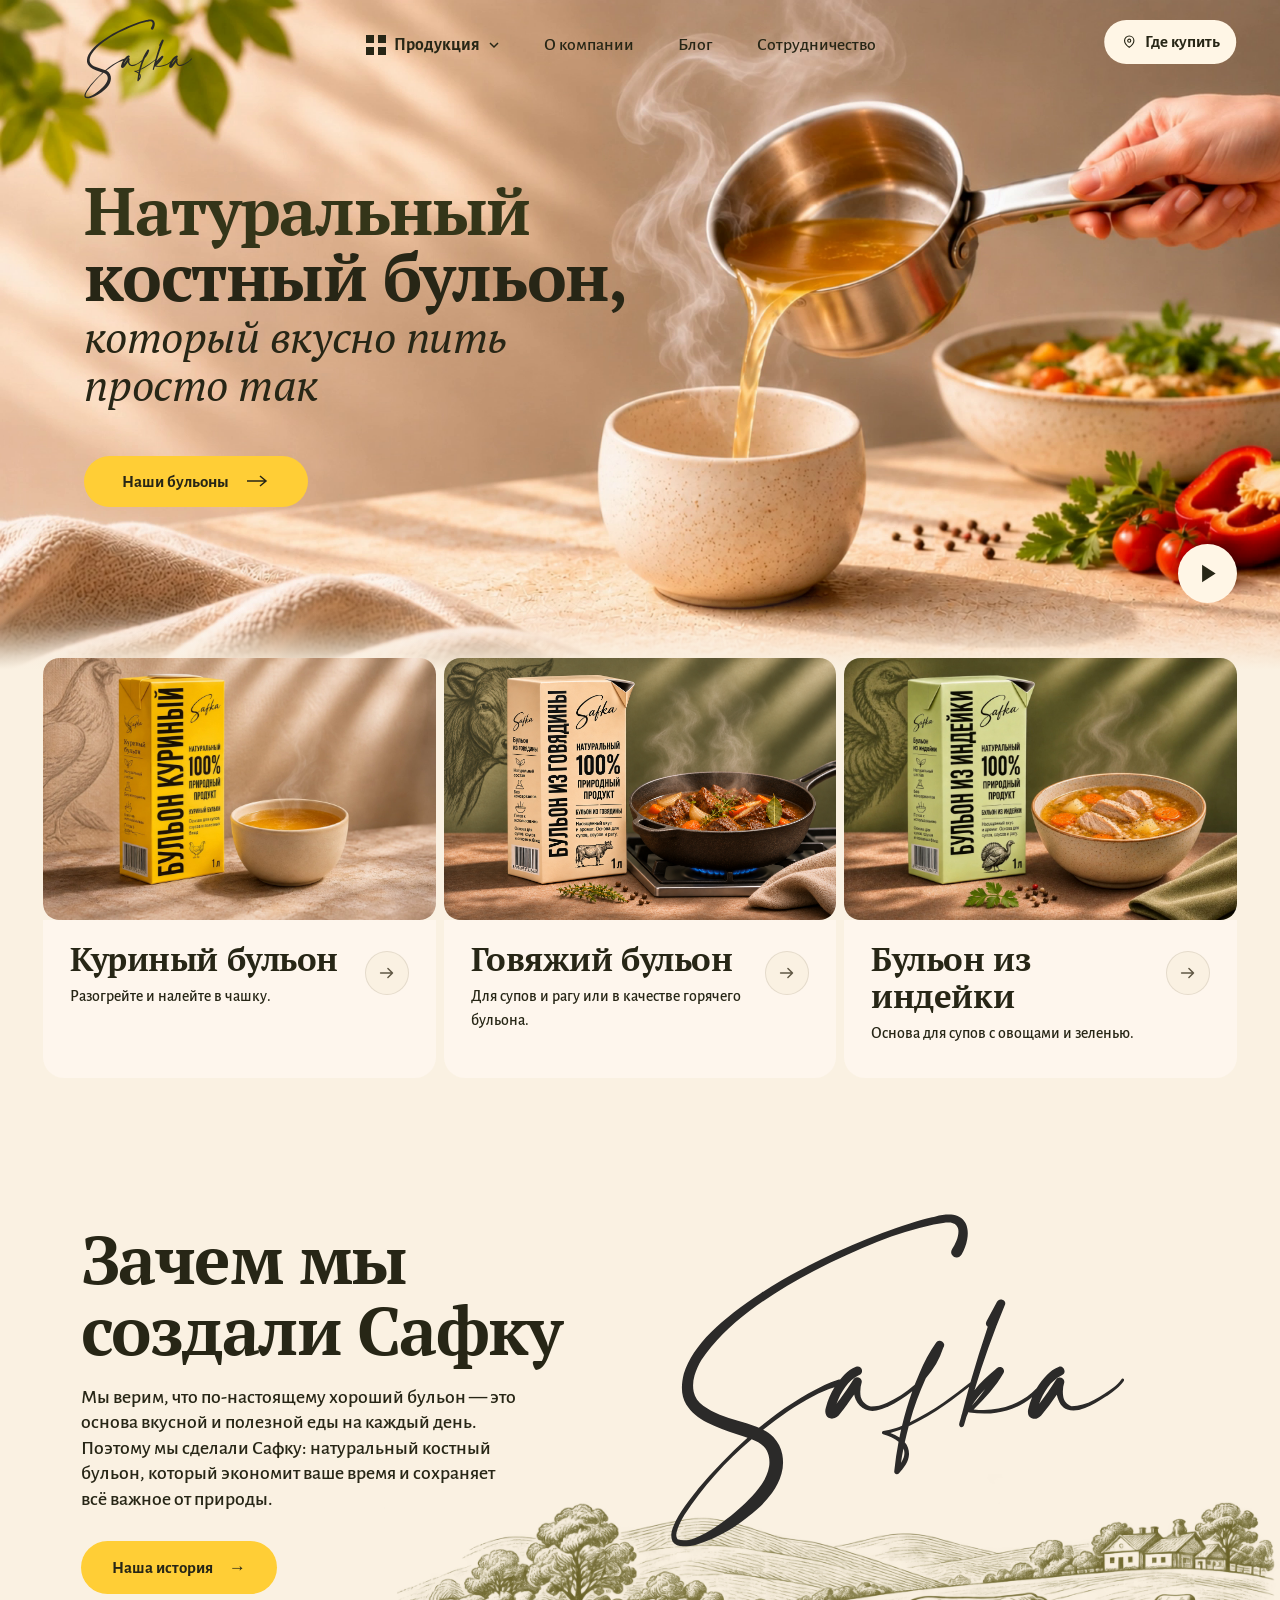
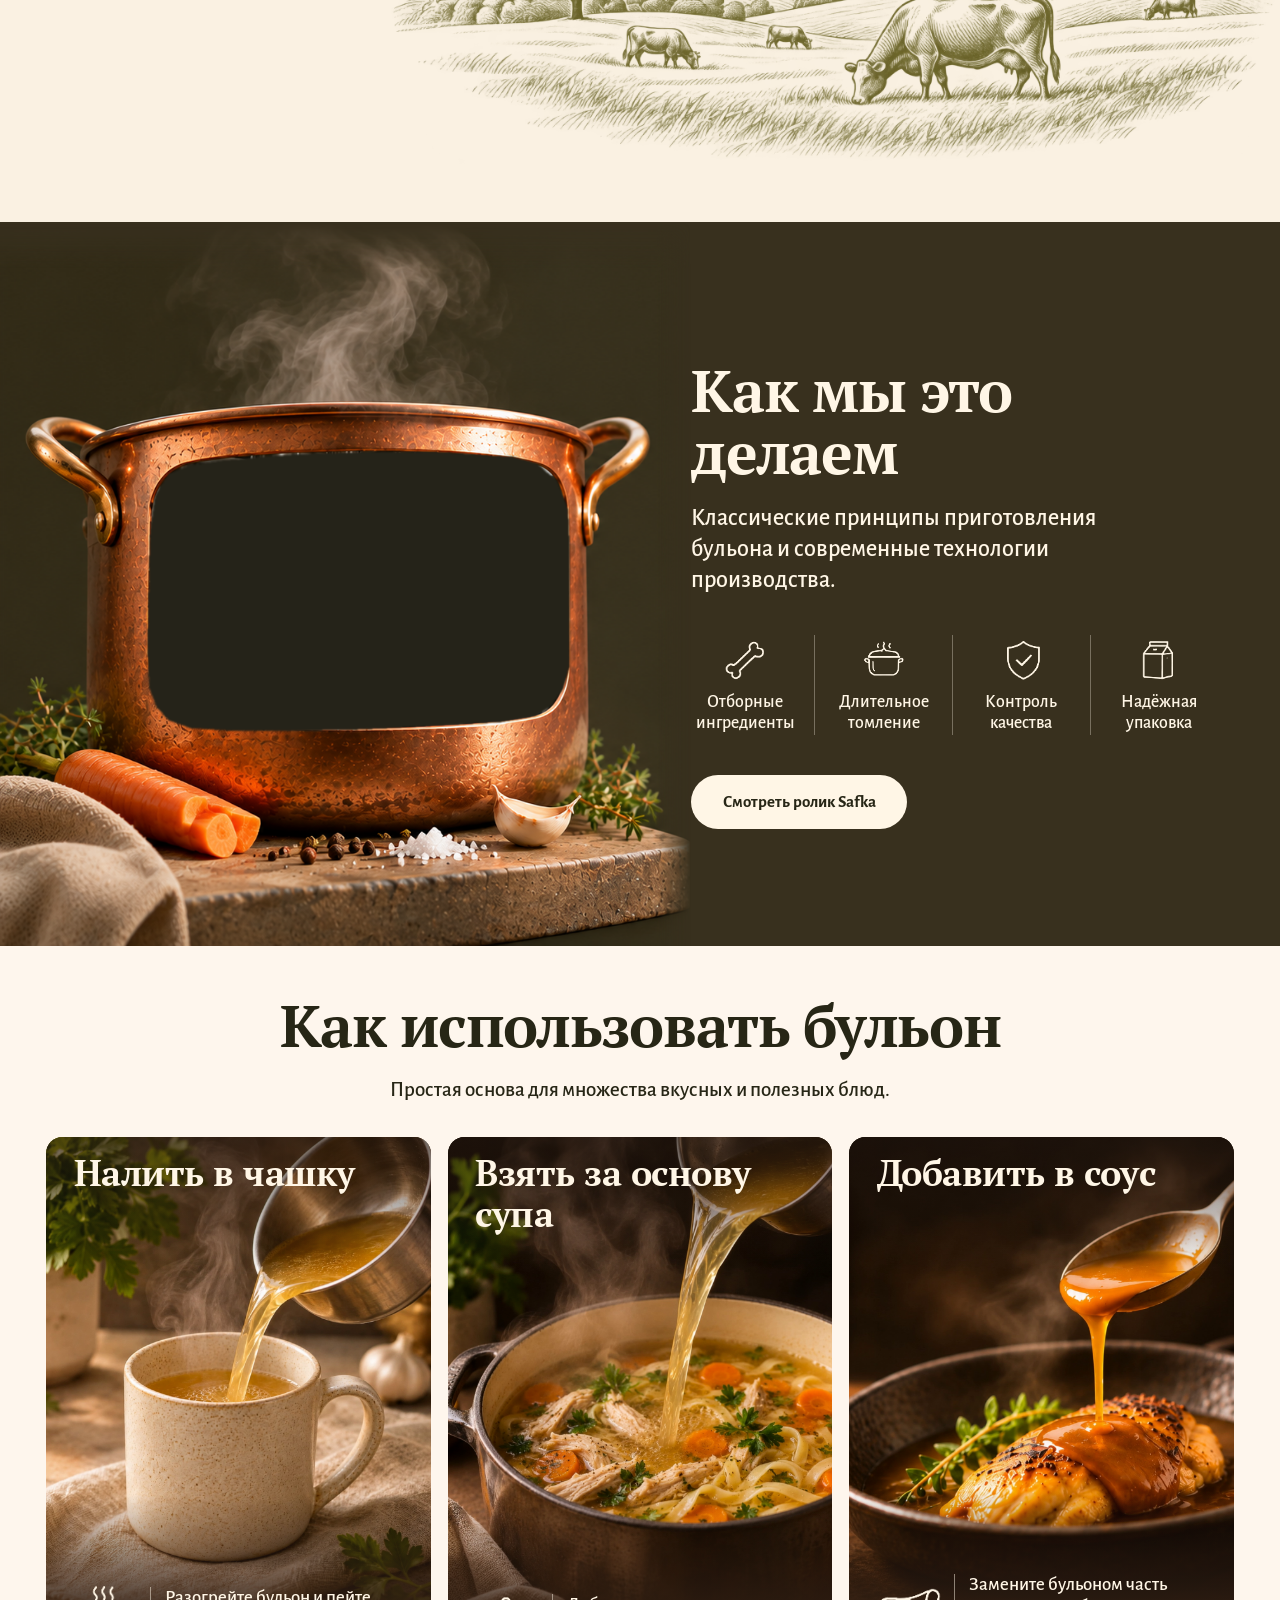
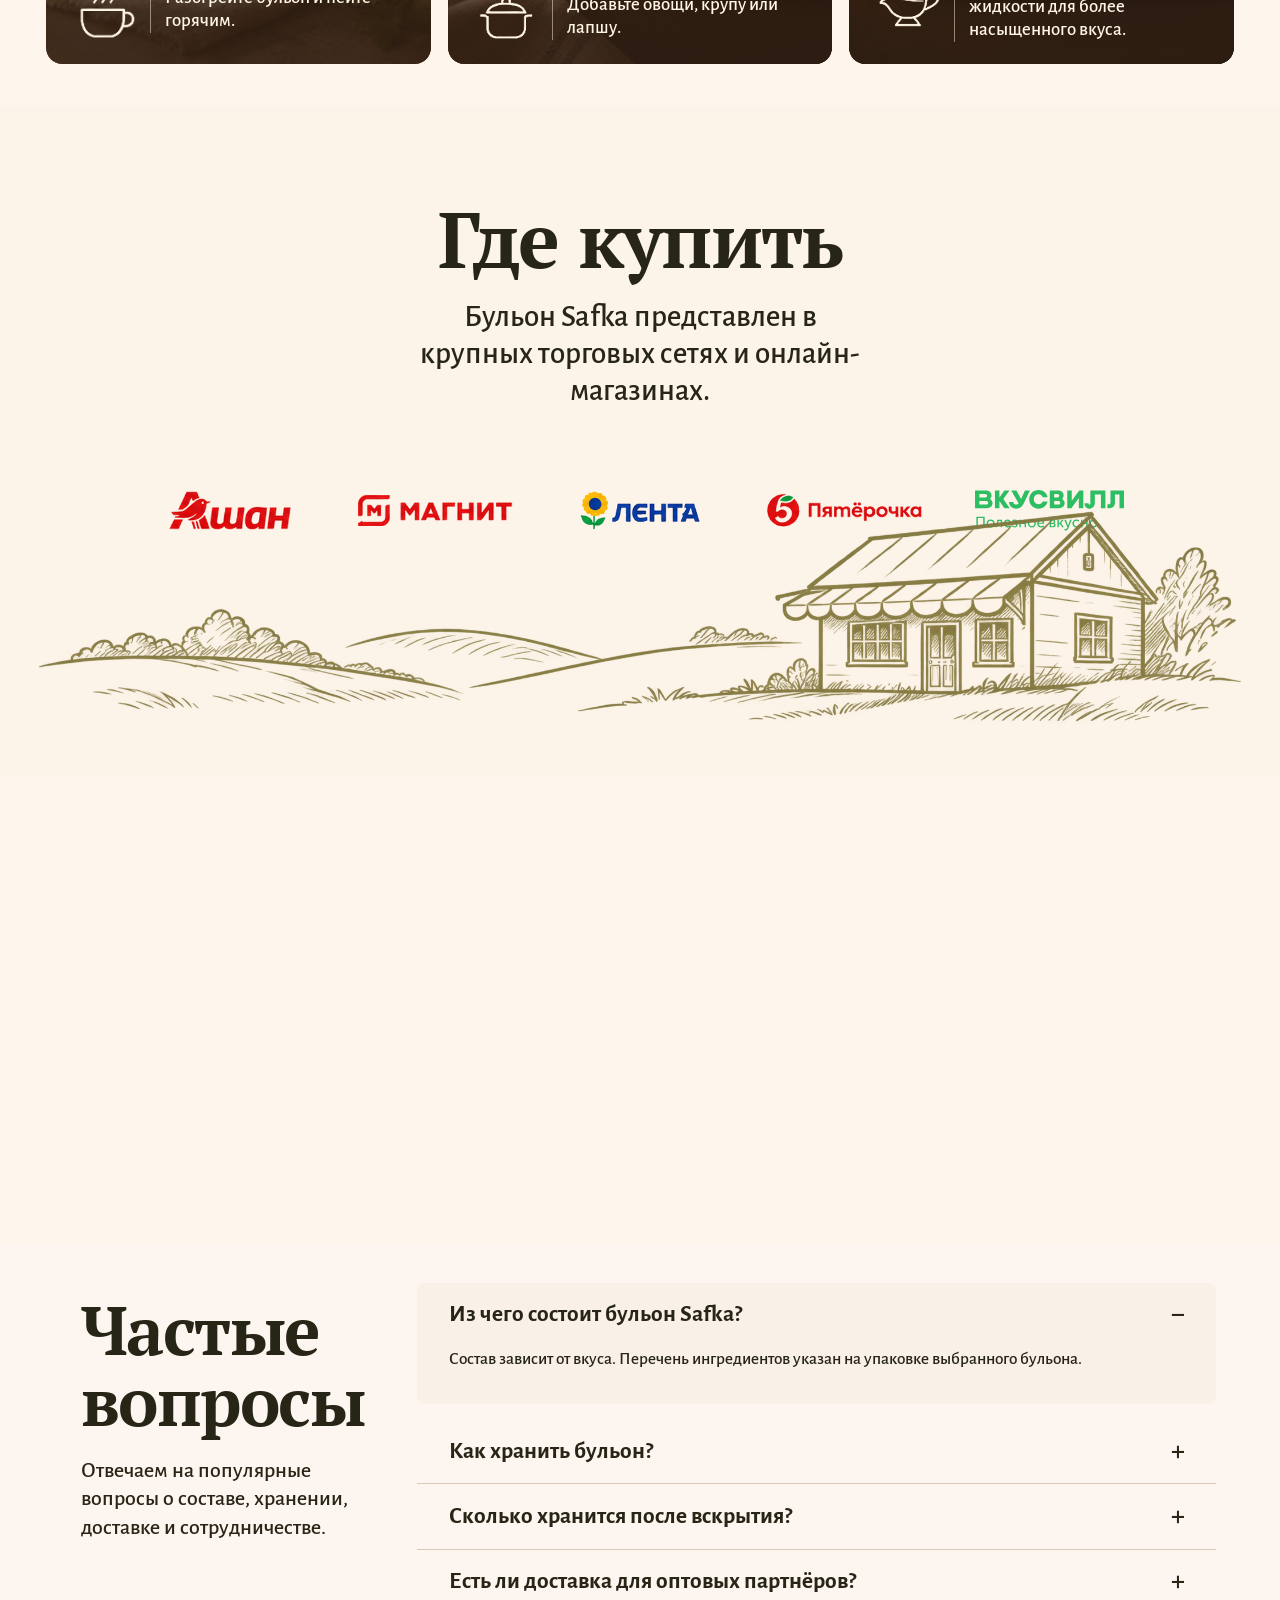
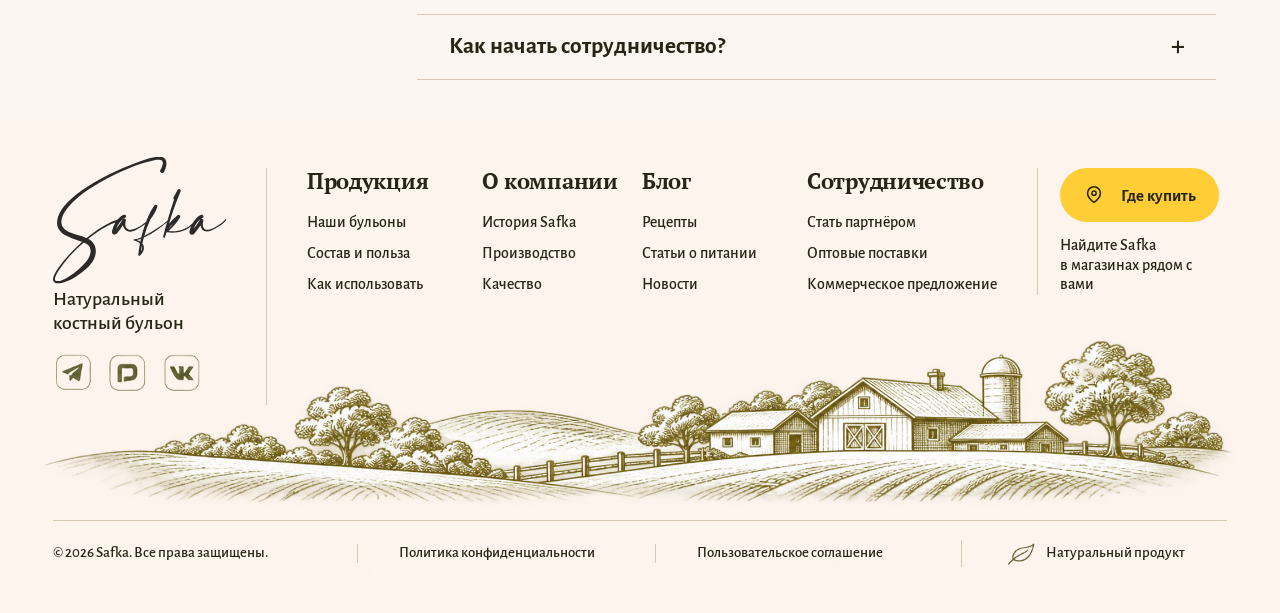
<file: index.html>
<!doctype html>
<html lang="ru">
<head>
  <meta charset="utf-8">
  <meta name="viewport" content="width=device-width, initial-scale=1">
  <title>Сафка — натуральный костный бульон</title>
  <link rel="preload" href="assets/fonts/safka-serif-bold.woff2" as="font" type="font/woff2" crossorigin>
  <link rel="preload" href="assets/fonts/safka-serif-italic.woff2" as="font" type="font/woff2" crossorigin>
  <link rel="preload" href="assets/fonts/alegreya-sans-500-cyrillic.woff2" as="font" type="font/woff2" crossorigin>
  <link rel="preload" href="assets/fonts/alegreya-sans-500-latin.woff2" as="font" type="font/woff2" crossorigin>
  <link rel="preload" href="assets/fonts/alegreya-sans-700-cyrillic.woff2" as="font" type="font/woff2" crossorigin>
  <link rel="preload" href="assets/fonts/alegreya-sans-700-latin.woff2" as="font" type="font/woff2" crossorigin>
  <link rel="stylesheet" href="foundation.css">
  <link rel="stylesheet" href="hero.css">
  <script src="hero.js" defer></script>
  <link rel="stylesheet" href="flavors.css">
  <script src="flavors.js" defer></script>
  <link rel="stylesheet" href="sections.css">
  <link rel="stylesheet" href="mobile.css" media="(width < 1024px)">
  <script src="sections.js" defer></script>
  <script src="motion.js" defer blocking="render"></script>
</head>
<body>
  <header class="hero-header">
    <a class="brand" href="#top" aria-label="Сафка — главная">
      <img src="assets/hero/logo.svg" alt="" width="297" height="210">
    </a>
    <button class="button button-light menu-toggle" type="button" aria-label="Меню" aria-expanded="false" aria-controls="primary-nav" hidden>
      <svg width="22" height="22" viewBox="0 0 24 24" aria-hidden="true" fill="none" stroke="currentColor" stroke-width="1.8"><path d="M4 6h16M4 12h16M4 18h16"/></svg>
    </button>
    <nav id="primary-nav" class="navigation" aria-label="Основная навигация">
      <div class="catalog" id="catalog">
        <button class="catalog-toggle" type="button" aria-expanded="false" aria-controls="catalog-items" hidden>
          <svg width="20" height="20" viewBox="0 0 20 20" aria-hidden="true" fill="currentColor"><path d="M0 0h8v8H0zm12 0h8v8h-8zM0 12h8v8H0zm12 0h8v8h-8z"/></svg>
          <span>Продукция</span>
          <svg width="12" height="12" viewBox="0 0 12 12" aria-hidden="true" fill="none" stroke="currentColor" stroke-width="1.5"><path d="m2 4 4 4 4-4"/></svg>
        </button>
        <noscript><a href="#flavors">Продукция</a></noscript>
        <div id="catalog-items" class="catalog-panel" hidden>
          <p class="catalog-heading">Каталог</p>
          <ul class="catalog-items">
            <li>
              <a class="catalog-card catalog-chicken" href="#chicken">
                <span>Куриный бульон</span>
                <svg class="catalog-pack" viewBox="224 47 322 633" aria-hidden="true">
                  <defs><clipPath id="catalog-pack-chicken"><path d="M228 64 Q260 52 463 50 L540 59 541 641 325 675 229 641Z"/></clipPath></defs>
                  <image href="assets/flavors/chicken_hover_poster.png" width="1176" height="784" clip-path="url(#catalog-pack-chicken)"/>
                </svg>
              </a>
            </li>
            <li>
              <a class="catalog-card catalog-beef" href="#beef">
                <span>Говяжий бульон</span>
                <svg class="catalog-pack" viewBox="246 64 503 822" aria-hidden="true">
                  <defs><clipPath id="catalog-pack-beef"><path d="M249 82 Q298 74 584 67 Q651 66 729 88 Q751 94 745 106 L714 165 715 840 380 883 250 846Z"/></clipPath></defs>
                  <image href="assets/flavors/beef_hover_poster.png" width="1536" height="1024" clip-path="url(#catalog-pack-beef)"/>
                </svg>
              </a>
            </li>
            <li>
              <a class="catalog-card catalog-turkey" href="#turkey">
                <span>Бульон из индейки</span>
                <svg class="catalog-pack" viewBox="188 49 389 630" aria-hidden="true">
                  <defs><clipPath id="catalog-pack-turkey"><path d="M192 65 Q280 52 479 52 Q543 55 572 69 Q575 73 571 83 L545 131 542 643 270 675 193 649Z"/></clipPath></defs>
                  <image href="assets/flavors/turkey_hover_poster.png" width="1176" height="784" clip-path="url(#catalog-pack-turkey)"/>
                </svg>
              </a>
            </li>
          </ul>
        </div>
      </div>
      <a class="nav-link" href="https://safka.ru/our_mission/">О компании</a>
      <a class="nav-link" href="https://safka.ru/blog/">Блог</a>
      <a class="nav-link" href="https://safka.ru/contact/">Сотрудничество</a>
    </nav>
    <a class="button button-light buy-link" href="#buy">
      <svg width="16" height="16" viewBox="0 0 24 24" aria-hidden="true" fill="none" stroke="currentColor" stroke-width="1.7"><path d="M19 10c0 5-7 10-7 10S5 15 5 10a7 7 0 1 1 14 0Z"/><circle cx="12" cy="10" r="2.3"/></svg>
      Где купить
    </a>
  </header>
  <main id="top">
    <section class="hero" aria-labelledby="hero-title">
      <div class="hero-media">
        <video id="hero-video" aria-hidden="true" muted loop playsinline preload="none"
          poster="assets/hero/hero_background_poster.png"
          src="assets/hero/hero_background_video.mp4"></video>
      </div>
      <div class="hero-copy">
        <h1 id="hero-title" class="heading-hero">
          <span class="hero-heading-accent">Натуральный</span>
          <span>костный бульон,</span>
          <em class="heading-hero-italic"><span>который вкусно пить</span> <span>просто так</span></em>
        </h1>
        <a class="button button-primary hero-cta" href="#flavors">
          Наши бульоны
          <svg width="25" height="20" viewBox="0 0 25 20" aria-hidden="true" fill="none" stroke="currentColor" stroke-width="1.5"><path d="M2 10h19m-6-5 6 5-6 5"/></svg>
        </a>
      </div>
      <button class="button button-light video-toggle" type="button" aria-controls="hero-video" aria-label="Воспроизвести видео" hidden>
        <svg width="20" height="20" viewBox="0 0 20 20" aria-hidden="true" fill="currentColor">
          <path class="play-icon" d="M6 3.5 16 10 6 16.5Z"/>
          <path class="pause-icon" d="M5 4h3.5v12H5zm6.5 0H15v12h-3.5z"/>
        </svg>
      </button>
    </section>

    <section id="flavors" class="flavor-peek" aria-labelledby="flavors-title">
      <h2 id="flavors-title" class="flavor-section-title heading-section">Наши бульоны</h2>
      <article class="flavor-card" id="chicken" aria-labelledby="chicken-title" tabindex="-1">
        <div class="flavor-media" role="group" aria-labelledby="chicken-title">
          <img src="assets/flavors/chicken_hover_poster.png" width="1176" height="784" alt="">
          <video id="chicken-video" src="assets/flavors/chicken_hover_video.mp4" muted playsinline preload="none" aria-hidden="true"></video>
        </div>
        <div class="flavor-caption">
          <h3 id="chicken-title" class="heading-card-caption">Куриный бульон</h3>
          <p>Разогрейте и налейте в чашку.</p>
          <button class="flavor-arrow" type="button" disabled aria-label="Подробнее о вкусе" aria-describedby="chicken-title">
            <svg width="22" height="22" viewBox="0 0 24 24" fill="none" stroke="currentColor" stroke-width="1.6" stroke-linecap="round" stroke-linejoin="round" aria-hidden="true">
              <path d="M5 12h13m-5-5 5 5-5 5"/>
            </svg>
          </button>
        </div>
      </article>
      <article class="flavor-card" id="beef" aria-labelledby="beef-title" tabindex="-1">
        <div class="flavor-media" role="group" aria-labelledby="beef-title">
          <img src="assets/flavors/beef_hover_poster.png" width="1536" height="1024" alt="">
          <video id="beef-video" src="assets/flavors/beef_hover_video.mp4" muted playsinline preload="none" aria-hidden="true"></video>
        </div>
        <div class="flavor-caption">
          <h3 id="beef-title" class="heading-card-caption">Говяжий бульон</h3>
          <p>Для супов и рагу или в качестве горячего бульона.</p>
          <button class="flavor-arrow" type="button" disabled aria-label="Подробнее о вкусе" aria-describedby="beef-title">
            <svg width="22" height="22" viewBox="0 0 24 24" fill="none" stroke="currentColor" stroke-width="1.6" stroke-linecap="round" stroke-linejoin="round" aria-hidden="true">
              <path d="M5 12h13m-5-5 5 5-5 5"/>
            </svg>
          </button>
        </div>
      </article>
      <article class="flavor-card" id="turkey" aria-labelledby="turkey-title" tabindex="-1">
        <div class="flavor-media" role="group" aria-labelledby="turkey-title">
          <img src="assets/flavors/turkey_hover_poster.png" width="1176" height="784" alt="">
          <video id="turkey-video" src="assets/flavors/turkey_hover_video.mp4" muted playsinline preload="none" aria-hidden="true"></video>
        </div>
        <div class="flavor-caption">
          <h3 id="turkey-title" class="heading-card-caption">Бульон из индейки</h3>
          <p>Основа для супов с овощами и зеленью.</p>
          <button class="flavor-arrow" type="button" disabled aria-label="Подробнее о вкусе" aria-describedby="turkey-title">
            <svg width="22" height="22" viewBox="0 0 24 24" fill="none" stroke="currentColor" stroke-width="1.6" stroke-linecap="round" stroke-linejoin="round" aria-hidden="true">
              <path d="M5 12h13m-5-5 5 5-5 5"/>
            </svg>
          </button>
        </div>
      </article>
    </section>


    <section id="company" class="batch-section story" aria-labelledby="story-title">
      <div class="story-copy">
        <h2 id="story-title" class="heading-feature">Зачем мы<br>создали Сафку</h2>
        <p class="batch-lead">Мы верим, что по-настоящему хороший бульон — это основа вкусной и полезной еды на каждый день. Поэтому мы сделали Сафку: натуральный костный бульон, который экономит ваше время и сохраняет всё важное от природы.</p>
        <a class="button button-primary batch-cta" href="https://safka.ru/our_mission/">Наша история <span aria-hidden="true">→</span></a>
      </div>
      <div class="story-mark signature" aria-hidden="true"><img src="assets/hero/logo.svg" alt=""></div>
      <img class="story-engraving" src="assets/engraving/pasture_story_engraving.png" width="2172" height="724" alt="">
    </section>

    <section id="production" class="batch-section production" aria-labelledby="production-title">
      <div class="production-visual">
        <img class="production-shell" src="assets/approved-details/production-shell.png" width="900" height="942" alt="Медная кастрюля">
        <svg class="production-mask" width="0" height="0" aria-hidden="true">
          <defs>
            <clipPath id="production-window" clipPathUnits="objectBoundingBox">
              <path d="M.009 .32 Q.007 .088 .13 .052 C.26 -.003 .69 -.008 .864 .025 Q.992 .043 .996 .302 L.996 .749 Q.994 .902 .932 .936 C.832 .991 .307 1.005 .105 .981 Q.003 .957 .006 .815 Z"/>
            </clipPath>
          </defs>
        </svg>
        <video class="story-film" id="story-film" src="assets/production/food-film.mp4"
          poster="assets/production/first-frame.webp" preload="none" muted loop playsinline aria-hidden="true"></video>
      </div>
      <div class="production-copy">
        <h2 id="production-title" class="heading-media-side">Как мы это делаем</h2>
        <p class="batch-lead">Классические принципы приготовления бульона и современные технологии производства.</p>
        <ul class="production-steps">
          <li><img src="assets/approved-details/ingredients.png" alt=""><span>Отборные<br> ингредиенты</span></li>
          <li><img src="assets/approved-details/simmer.png" alt=""><span>Длительное<br> томление</span></li>
          <li><img src="assets/approved-details/quality.png" alt=""><span>Контроль<br> качества</span></li>
          <li><img src="assets/approved-details/carton.png" alt=""><span>Надёжная<br> упаковка</span></li>
        </ul>
        <button type="button" class="button button-light batch-cta production-action" aria-controls="story-film">Смотреть ролик Safka</button>
      </div>
    </section>

    <section id="uses" class="batch-section uses" aria-labelledby="uses-title">
      <h2 id="uses-title" class="heading-section">Как использовать бульон</h2>
      <p class="uses-lead">Простая основа для множества вкусных и полезных блюд.</p>
      <div class="uses-grid">
        <article class="use-card" aria-labelledby="use-cup-title">
          <img class="use-poster" src="assets/uses/cup_hover_poster.png" alt="" width="1244" height="1660">
          <video class="use-video" src="assets/uses/cup_hover_video.mp4" preload="none" muted playsinline aria-hidden="true"></video>
          <h3 id="use-cup-title" class="heading-card-overlay">Налить в чашку</h3>
          <div class="use-info"><img src="assets/approved-details/cup.png" alt=""><p>Разогрейте бульон и пейте горячим.</p></div>
        </article>
        <article class="use-card" aria-labelledby="use-soup-title">
          <img class="use-poster" src="assets/uses/soup_hover_poster.png" alt="" width="1244" height="1660">
          <video class="use-video" src="assets/uses/soup_hover_video.mp4" preload="none" muted playsinline aria-hidden="true"></video>
          <h3 id="use-soup-title" class="heading-card-overlay">Взять за основу<br>супа</h3>
          <div class="use-info"><img src="assets/approved-details/soup.png" alt=""><p>Добавьте овощи, крупу или лапшу.</p></div>
        </article>
        <article class="use-card" aria-labelledby="use-sauce-title">
          <img class="use-poster" src="assets/uses/sauce_hover_poster.png" alt="" width="1244" height="1660">
          <video class="use-video" src="assets/uses/sauce_hover_video.mp4" preload="none" muted playsinline aria-hidden="true"></video>
          <h3 id="use-sauce-title" class="heading-card-overlay">Добавить в соус</h3>
          <div class="use-info"><img src="assets/approved-details/sauce.png" alt=""><p>Замените бульоном часть жидкости для более насыщенного вкуса.</p></div>
        </article>
      </div>
    </section>

    <section id="buy" class="batch-section retail" aria-labelledby="retail-title">
      <h2 id="retail-title" class="heading-display-center">Где купить</h2>
      <p class="retail-lead">Бульон Safka представлен в крупных торговых сетях и онлайн-магазинах.</p>
      <div class="retail-window" role="region" aria-label="Логотипы сетей, группы компаний и маркетплейсов">
        <div class="retail-track">
          <ul class="retail-list">
            <li><img src="assets/retail/auchan_reference_normalized.png" alt="Ашан" width="300" height="110"></li>
            <li><img src="assets/retail/magnit_reference_normalized.png" alt="Магнит" width="300" height="110"></li>
            <li><img src="assets/retail/lenta_reference_normalized.png" alt="Лента" width="300" height="110"></li>
            <li><img src="assets/retail/pyaterochka_reference_normalized.png" alt="Пятёрочка" width="300" height="110"></li>
            <li class="retail-added"><img src="assets/retail/vkusvill.svg" alt="ВкусВилл, торговая сеть"></li>
            <li class="retail-added"><img src="assets/retail/x5.svg" alt="X5 Group, группа компаний"></li>
            <li class="retail-added"><img src="assets/retail/yandex-market.svg" alt="Яндекс Маркет, маркетплейс"></li>
            <li class="retail-added"><img src="assets/retail/wildberries.svg" alt="Wildberries, маркетплейс"></li>
            <li class="retail-added"><img src="assets/retail/ozon.svg" alt="Ozon, маркетплейс"></li>
          </ul>
        </div>
        <button class="retail-pause" type="button" aria-pressed="false" hidden>Пауза прокрутки</button>
      </div>
      <img class="retail-engraving" src="assets/engraving/retail_shop_engraving.png" width="2172" height="724" alt="">
    </section>

    <section id="partnership" class="batch-section partnership" aria-labelledby="partner-title">
      <div class="partner-copy">
        <h2 id="partner-title" class="heading-feature">Давайте<br>сотрудничать</h2>
        <p class="batch-lead">Станьте партнёром Safka — добавьте в ассортимент натуральный костный бульон.</p>
      </div>
      <form class="partner-fields" aria-labelledby="partner-title">
        <div class="partner-field">
          <label class="batch-visually-hidden" for="partner-company">Название компании</label>
          <input id="partner-company" name="company" autocomplete="organization" placeholder="Название компании *" aria-describedby="partner-company-error" required>
          <span id="partner-company-error" class="batch-visually-hidden" aria-live="polite" hidden></span>
        </div>
        <div class="partner-field">
          <label class="batch-visually-hidden" for="partner-name">Контактное лицо</label>
          <input id="partner-name" name="name" autocomplete="name" placeholder="Контактное лицо *" aria-describedby="partner-name-error" required>
          <span id="partner-name-error" class="batch-visually-hidden" aria-live="polite" hidden></span>
        </div>
        <div class="partner-field">
          <label class="batch-visually-hidden" for="partner-contact">Телефон или e-mail</label>
          <input id="partner-contact" name="contact" autocomplete="off" placeholder="Телефон или e-mail *" aria-describedby="partner-contact-error" required>
          <span id="partner-contact-error" class="batch-visually-hidden" aria-live="polite" hidden></span>
        </div>
        <div class="partner-field">
          <label class="batch-visually-hidden" for="partner-message">Ваш запрос</label>
          <textarea id="partner-message" name="message" placeholder="Ваш запрос" rows="3"></textarea>
        </div>
        <button class="button button-primary batch-cta" type="submit" disabled aria-label="Отправить заявку, отправка пока недоступна">Отправить заявку</button>
        <p class="partner-feedback" aria-hidden="true" hidden></p>
      </form>
    </section>

    <section id="faq" class="batch-section questions" aria-labelledby="faq-title">
      <div class="questions-copy">
        <h2 id="faq-title" class="heading-feature">Частые<br>вопросы</h2>
        <p class="batch-lead">Отвечаем на популярные вопросы о составе, хранении, доставке и сотрудничестве.</p>
      </div>
      <div class="questions-list">
        <details name="safka-faq" open>
          <summary aria-controls="faq-answer-ingredients">Из чего состоит бульон Safka?</summary>
          <p id="faq-answer-ingredients">Состав зависит от вкуса. Перечень ингредиентов указан на упаковке выбранного бульона.</p>
        </details>
        <details name="safka-faq">
          <summary aria-controls="faq-answer-storage">Как хранить бульон?</summary>
          <p id="faq-answer-storage">Условия хранения закрытой упаковки указаны на ней.</p>
        </details>
        <details name="safka-faq">
          <summary aria-controls="faq-answer-opened">Сколько хранится после вскрытия?</summary>
          <p id="faq-answer-opened">Срок хранения после вскрытия смотрите на упаковке выбранного бульона.</p>
        </details>
        <details name="safka-faq">
          <summary aria-controls="faq-answer-delivery">Есть ли доставка для оптовых партнёров?</summary>
          <p id="faq-answer-delivery">Условия поставок можно уточнить <a href="https://safka.ru/contact/">у команды Safka</a>.</p>
        </details>
        <details name="safka-faq">
          <summary aria-controls="faq-answer-partnership">Как начать сотрудничество?</summary>
          <p id="faq-answer-partnership">Свяжитесь с командой Safka через <a href="https://safka.ru/contact/">страницу контактов</a>.</p>
        </details>
      </div>
    </section>
  </main>

  <footer class="batch-section site-footer">
    <div class="footer-top">
      <div class="footer-brand">
        <a class="signature footer-mark" href="#top" aria-label="Сафка — главная"><img src="assets/hero/logo.svg" alt=""></a>
        <p>Натуральный<br>костный бульон</p>
        <ul class="footer-social" aria-label="Социальные сети">
          <li><span role="link" aria-disabled="true" aria-label="Telegram"><img src="assets/approved-details/telegram.png" alt=""></span></li>
          <li><span role="link" aria-disabled="true" aria-label="MAX"><img src="assets/approved-details/max.png" alt=""></span></li>
          <li><span role="link" aria-disabled="true" aria-label="VK"><img src="assets/approved-details/vk.png" alt=""></span></li>
        </ul>
      </div>
      <nav class="footer-nav" aria-label="Разделы сайта">
        <div>
          <h2 class="heading-nav-group">Продукция</h2>
          <ul><li><a href="#flavors">Наши бульоны</a></li><li><a href="#faq">Состав и польза</a></li><li><a href="#uses">Как использовать</a></li></ul>
        </div>
        <div>
          <h2 class="heading-nav-group">О компании</h2>
          <ul><li><a href="#company">История Safka</a></li><li><a href="#production">Производство</a></li><li><a href="#production">Качество</a></li></ul>
        </div>
        <div>
          <h2 class="heading-nav-group"><a href="https://safka.ru/blog/">Блог</a></h2>
          <ul><li>Рецепты</li><li>Статьи о питании</li><li>Новости</li></ul>
        </div>
        <div>
          <h2 class="heading-nav-group">Сотрудничество</h2>
          <ul><li><a href="#partnership">Стать партнёром</a></li><li><a href="https://safka.ru/contact/">Оптовые поставки</a></li><li><a href="https://safka.ru/contact/">Коммерческое предложение</a></li></ul>
        </div>
      </nav>
      <div class="footer-buy">
        <a class="button button-primary batch-cta" href="#buy">
          <svg width="22" height="22" viewBox="0 0 24 24" aria-hidden="true" fill="none" stroke="currentColor" stroke-width="1.7"><path d="M19 10c0 5-7 10-7 10S5 15 5 10a7 7 0 1 1 14 0Z"/><circle cx="12" cy="10" r="2.3"/></svg>
          Где купить
        </a>
        <p>Найдите Safka<br>в магазинах рядом с вами</p>
      </div>
    </div>
    <img class="footer-engraving" src="assets/engraving/footer_farm_engraving.png" alt="" width="2172" height="724">
    <div class="footer-bottom">
      <p>© 2026 Safka. Все права защищены.</p>
      <span role="link" aria-disabled="true">Политика конфиденциальности</span>
      <span role="link" aria-disabled="true">Пользовательское соглашение</span>
      <p class="footer-natural"><img src="assets/approved-details/leaf.png" alt="">Натуральный продукт</p>
    </div>
  </footer>
</body>
</html>
</file>
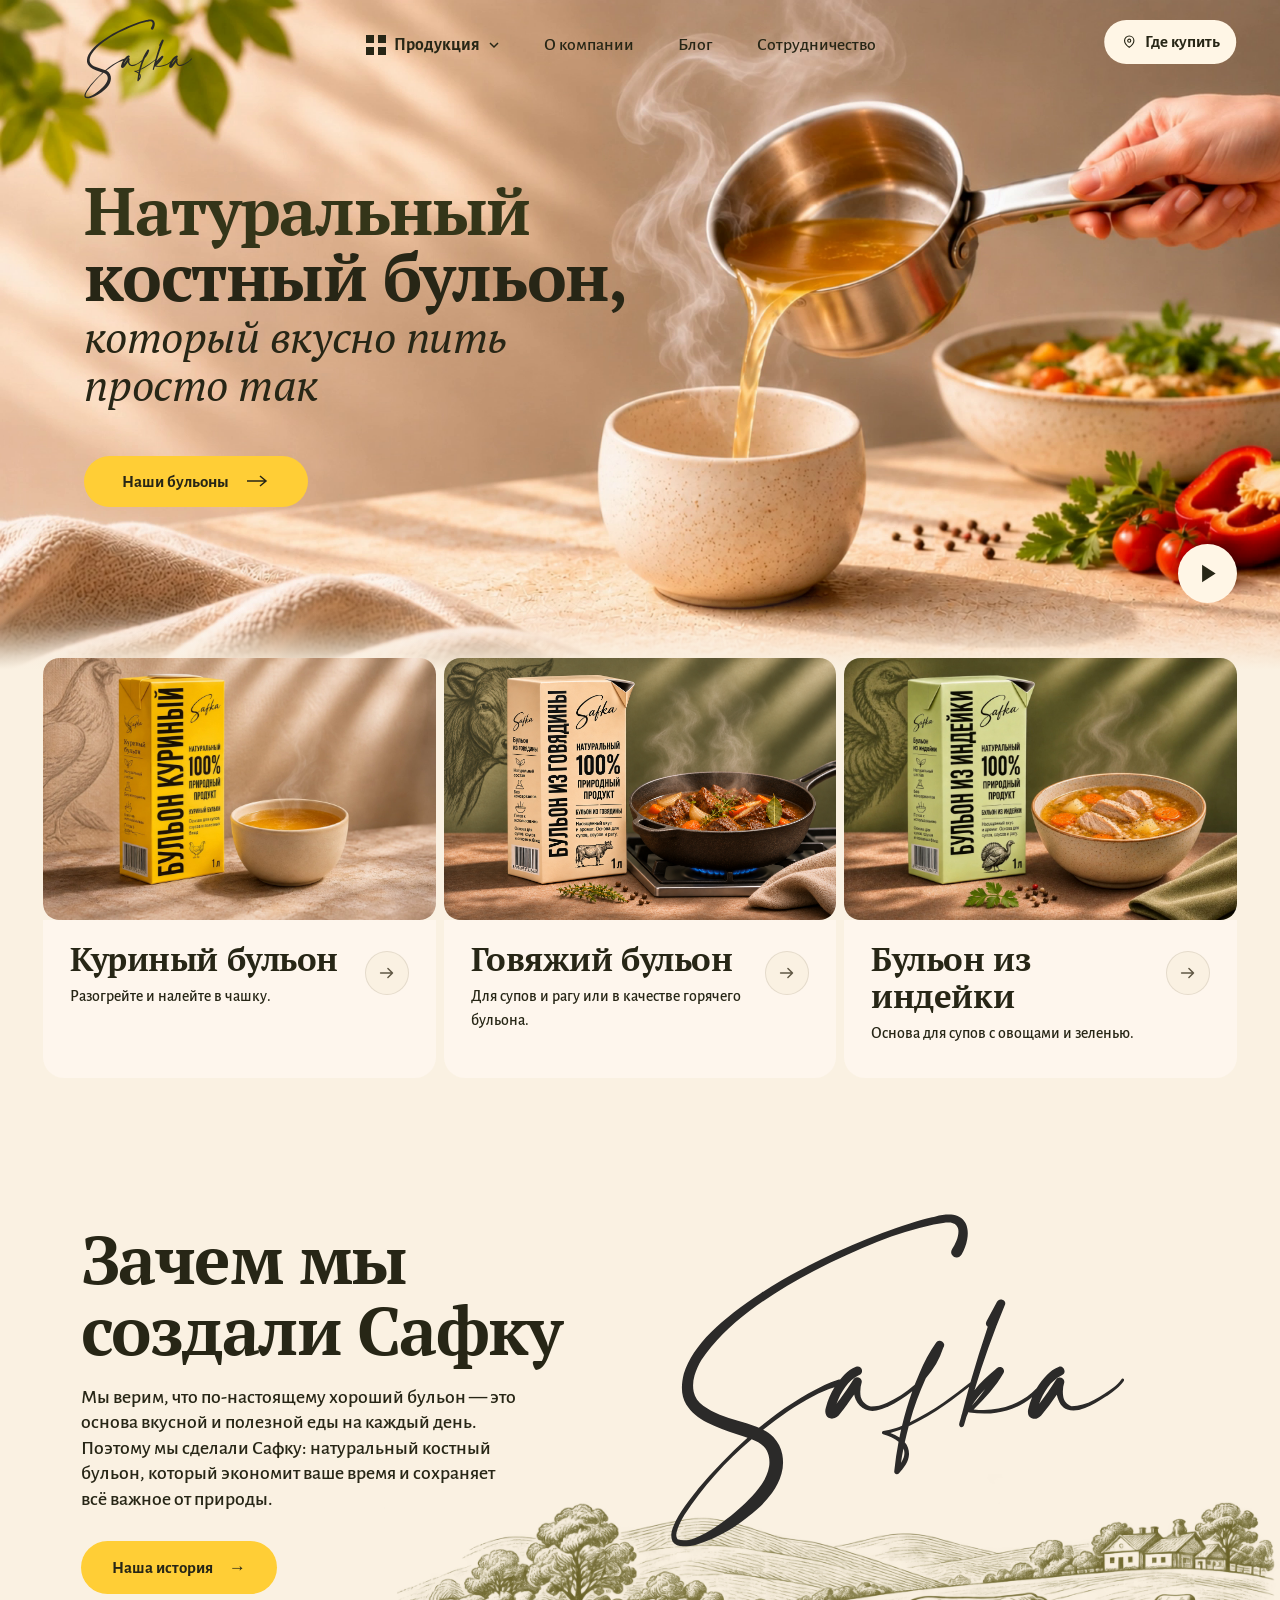
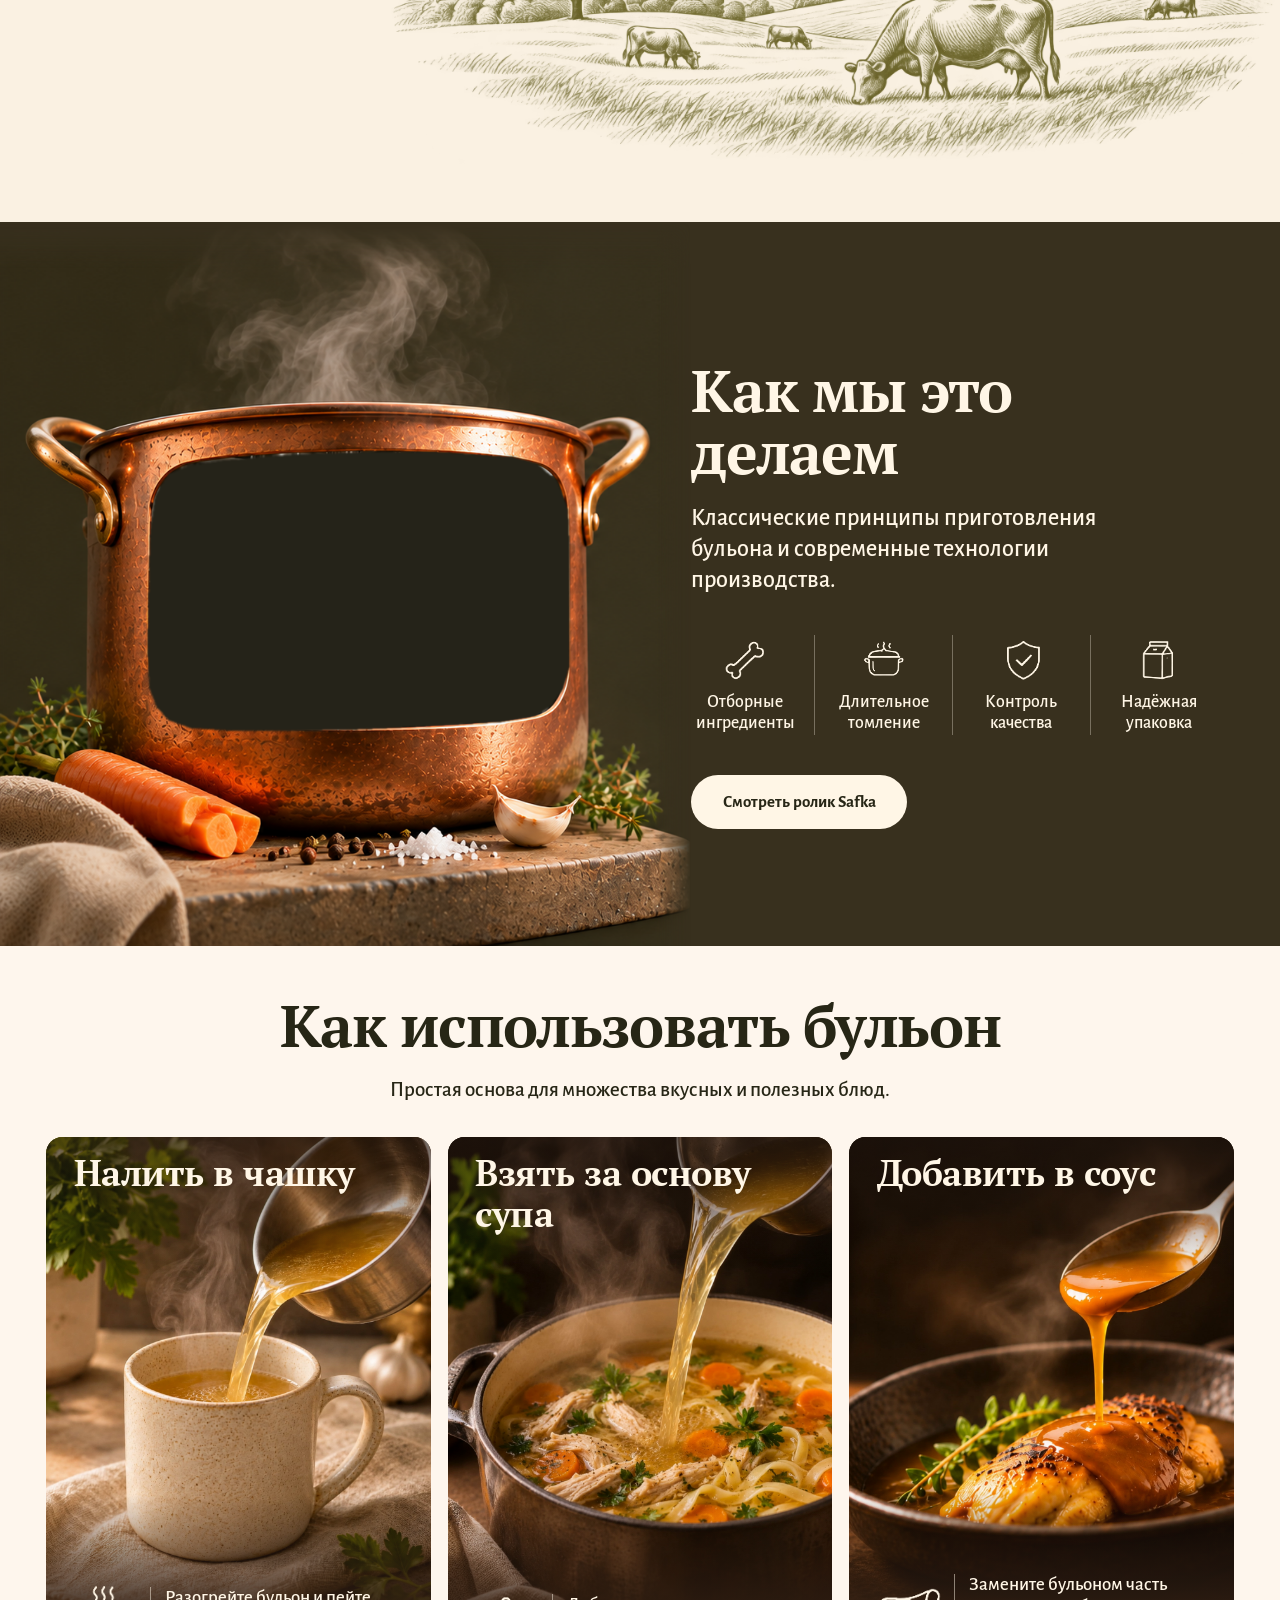
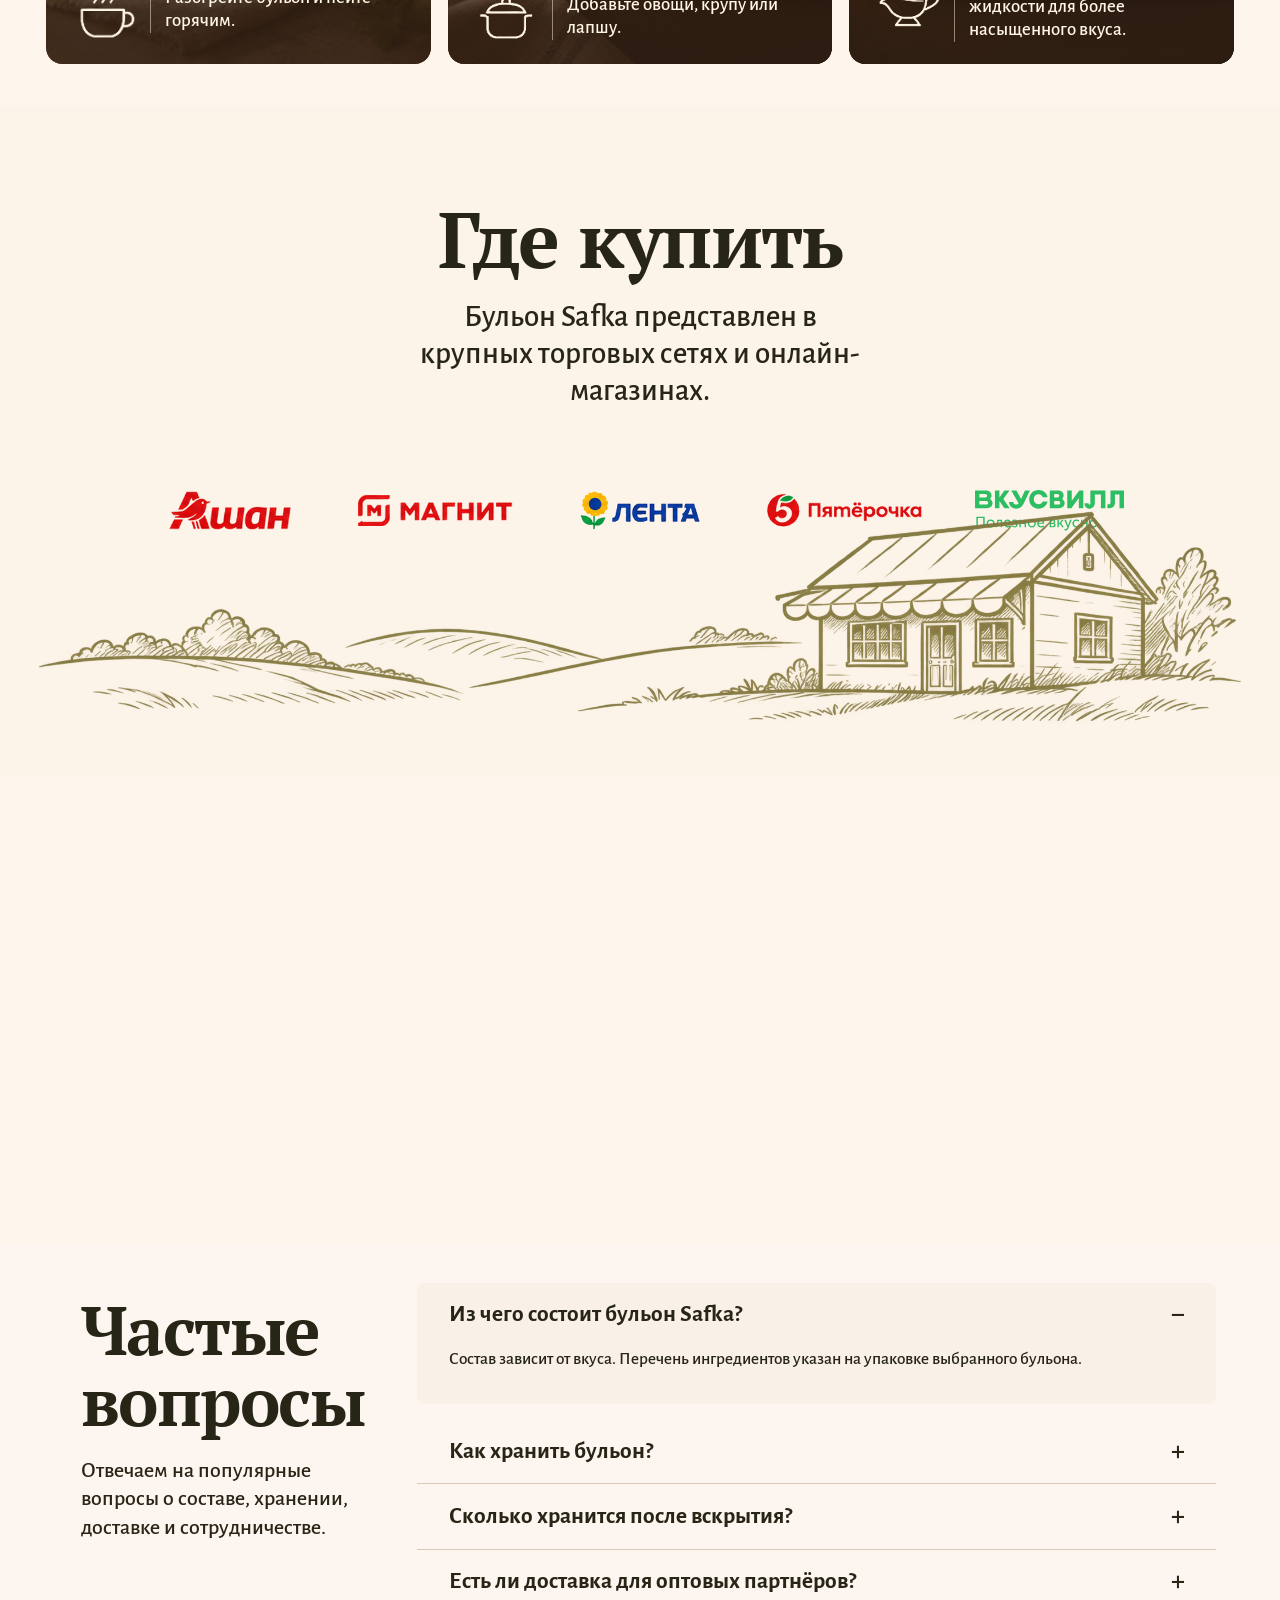
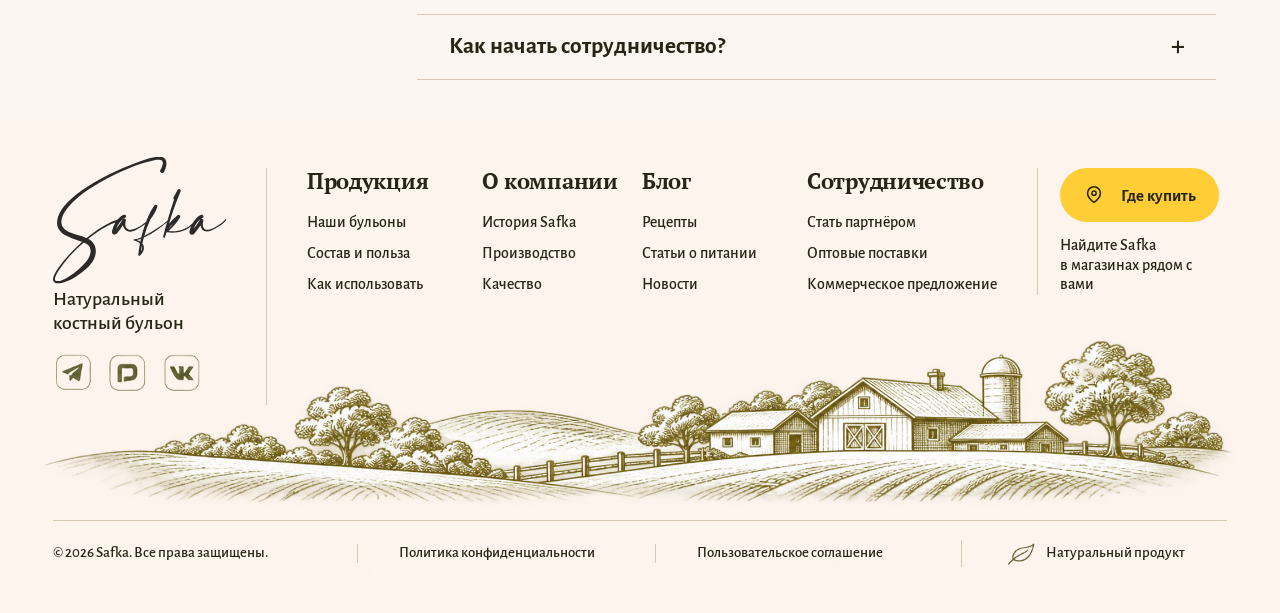
<file: preview-v2_1/index.html>
<!doctype html>
<html lang="ru">
<head>
  <meta charset="utf-8">
  <meta name="viewport" content="width=device-width, initial-scale=1">
  <title>Сафка — натуральный костный бульон</title>
  <link rel="preload" href="assets/fonts/safka-serif-bold.woff2" as="font" type="font/woff2" crossorigin>
  <link rel="preload" href="assets/fonts/safka-serif-italic.woff2" as="font" type="font/woff2" crossorigin>
  <link rel="preload" href="assets/fonts/alegreya-sans-500-cyrillic.woff2" as="font" type="font/woff2" crossorigin>
  <link rel="preload" href="assets/fonts/alegreya-sans-500-latin.woff2" as="font" type="font/woff2" crossorigin>
  <link rel="preload" href="assets/fonts/alegreya-sans-700-cyrillic.woff2" as="font" type="font/woff2" crossorigin>
  <link rel="preload" href="assets/fonts/alegreya-sans-700-latin.woff2" as="font" type="font/woff2" crossorigin>
  <link rel="stylesheet" href="foundation.css">
  <link rel="stylesheet" href="hero.css">
  <script src="hero.js" defer></script>
  <link rel="stylesheet" href="flavors.css">
  <script src="flavors.js" defer></script>
  <link rel="stylesheet" href="sections.css">
  <script src="sections.js" defer></script>
  <script src="motion.js" defer blocking="render"></script>
</head>
<body>
  <header class="hero-header">
    <a class="brand" href="#top" aria-label="Сафка — главная">
      <img src="assets/hero/logo.svg" alt="" width="297" height="210">
    </a>
    <button class="button button-light menu-toggle" type="button" aria-label="Меню" aria-expanded="false" aria-controls="primary-nav" hidden>
      <svg width="22" height="22" viewBox="0 0 24 24" aria-hidden="true" fill="none" stroke="currentColor" stroke-width="1.8"><path d="M4 6h16M4 12h16M4 18h16"/></svg>
    </button>
    <nav id="primary-nav" class="navigation" aria-label="Основная навигация">
      <div class="catalog" id="catalog">
        <button class="catalog-toggle" type="button" aria-expanded="false" aria-controls="catalog-items" hidden>
          <svg width="20" height="20" viewBox="0 0 20 20" aria-hidden="true" fill="currentColor"><path d="M0 0h8v8H0zm12 0h8v8h-8zM0 12h8v8H0zm12 0h8v8h-8z"/></svg>
          <span>Продукция</span>
          <svg width="12" height="12" viewBox="0 0 12 12" aria-hidden="true" fill="none" stroke="currentColor" stroke-width="1.5"><path d="m2 4 4 4 4-4"/></svg>
        </button>
        <noscript><a href="#flavors">Продукция</a></noscript>
        <div id="catalog-items" class="catalog-panel" hidden>
          <p class="catalog-heading">Каталог</p>
          <ul class="catalog-items">
            <li>
              <a class="catalog-card catalog-chicken" href="#chicken">
                <span>Куриный бульон</span>
                <svg class="catalog-pack" viewBox="224 47 322 633" aria-hidden="true">
                  <defs><clipPath id="catalog-pack-chicken"><path d="M228 64 Q260 52 463 50 L540 59 541 641 325 675 229 641Z"/></clipPath></defs>
                  <image href="assets/flavors/chicken_hover_poster.png" width="1176" height="784" clip-path="url(#catalog-pack-chicken)"/>
                </svg>
              </a>
            </li>
            <li>
              <a class="catalog-card catalog-beef" href="#beef">
                <span>Говяжий бульон</span>
                <svg class="catalog-pack" viewBox="246 64 503 822" aria-hidden="true">
                  <defs><clipPath id="catalog-pack-beef"><path d="M249 82 Q298 74 584 67 Q651 66 729 88 Q751 94 745 106 L714 165 715 840 380 883 250 846Z"/></clipPath></defs>
                  <image href="assets/flavors/beef_hover_poster.png" width="1536" height="1024" clip-path="url(#catalog-pack-beef)"/>
                </svg>
              </a>
            </li>
            <li>
              <a class="catalog-card catalog-turkey" href="#turkey">
                <span>Бульон из индейки</span>
                <svg class="catalog-pack" viewBox="188 49 389 630" aria-hidden="true">
                  <defs><clipPath id="catalog-pack-turkey"><path d="M192 65 Q280 52 479 52 Q543 55 572 69 Q575 73 571 83 L545 131 542 643 270 675 193 649Z"/></clipPath></defs>
                  <image href="assets/flavors/turkey_hover_poster.png" width="1176" height="784" clip-path="url(#catalog-pack-turkey)"/>
                </svg>
              </a>
            </li>
          </ul>
        </div>
      </div>
      <a class="nav-link" href="https://safka.ru/our_mission/">О компании</a>
      <a class="nav-link" href="https://safka.ru/blog/">Блог</a>
      <a class="nav-link" href="https://safka.ru/contact/">Сотрудничество</a>
    </nav>
    <a class="button button-light buy-link" href="#buy">
      <svg width="16" height="16" viewBox="0 0 24 24" aria-hidden="true" fill="none" stroke="currentColor" stroke-width="1.7"><path d="M19 10c0 5-7 10-7 10S5 15 5 10a7 7 0 1 1 14 0Z"/><circle cx="12" cy="10" r="2.3"/></svg>
      Где купить
    </a>
  </header>
  <main id="top">
    <section class="hero" aria-labelledby="hero-title">
      <div class="hero-media">
        <video id="hero-video" aria-hidden="true" muted loop playsinline preload="none"
          poster="assets/hero/hero_background_poster.png"
          src="assets/hero/hero_background_video.mp4"></video>
      </div>
      <div class="hero-copy">
        <h1 id="hero-title" class="heading-hero">
          <span class="hero-heading-accent">Натуральный</span>
          <span>костный бульон,</span>
          <em class="heading-hero-italic"><span>который вкусно пить</span> <span>просто так</span></em>
        </h1>
        <a class="button button-primary hero-cta" href="#flavors">
          Наши бульоны
          <svg width="25" height="20" viewBox="0 0 25 20" aria-hidden="true" fill="none" stroke="currentColor" stroke-width="1.5"><path d="M2 10h19m-6-5 6 5-6 5"/></svg>
        </a>
      </div>
      <button class="button button-light video-toggle" type="button" aria-controls="hero-video" aria-label="Воспроизвести видео" hidden>
        <svg width="20" height="20" viewBox="0 0 20 20" aria-hidden="true" fill="currentColor">
          <path class="play-icon" d="M6 3.5 16 10 6 16.5Z"/>
          <path class="pause-icon" d="M5 4h3.5v12H5zm6.5 0H15v12h-3.5z"/>
        </svg>
      </button>
    </section>

    <section id="flavors" class="flavor-peek" aria-labelledby="flavors-title">
      <h2 id="flavors-title" class="flavor-section-title heading-section">Наши бульоны</h2>
      <article class="flavor-card" id="chicken" aria-labelledby="chicken-title" tabindex="-1">
        <div class="flavor-media" role="group" aria-labelledby="chicken-title">
          <img src="assets/flavors/chicken_hover_poster.png" width="1176" height="784" alt="">
          <video id="chicken-video" src="assets/flavors/chicken_hover_video.mp4" muted playsinline preload="none" aria-hidden="true"></video>
        </div>
        <div class="flavor-caption">
          <h3 id="chicken-title" class="heading-card-caption">Куриный бульон</h3>
          <p>Разогрейте и налейте в чашку.</p>
          <button class="flavor-arrow" type="button" disabled aria-label="Подробнее о вкусе" aria-describedby="chicken-title">
            <svg width="22" height="22" viewBox="0 0 24 24" fill="none" stroke="currentColor" stroke-width="1.6" stroke-linecap="round" stroke-linejoin="round" aria-hidden="true">
              <path d="M5 12h13m-5-5 5 5-5 5"/>
            </svg>
          </button>
        </div>
      </article>
      <article class="flavor-card" id="beef" aria-labelledby="beef-title" tabindex="-1">
        <div class="flavor-media" role="group" aria-labelledby="beef-title">
          <img src="assets/flavors/beef_hover_poster.png" width="1536" height="1024" alt="">
          <video id="beef-video" src="assets/flavors/beef_hover_video.mp4" muted playsinline preload="none" aria-hidden="true"></video>
        </div>
        <div class="flavor-caption">
          <h3 id="beef-title" class="heading-card-caption">Говяжий бульон</h3>
          <p>Для супов и рагу или в качестве горячего бульона.</p>
          <button class="flavor-arrow" type="button" disabled aria-label="Подробнее о вкусе" aria-describedby="beef-title">
            <svg width="22" height="22" viewBox="0 0 24 24" fill="none" stroke="currentColor" stroke-width="1.6" stroke-linecap="round" stroke-linejoin="round" aria-hidden="true">
              <path d="M5 12h13m-5-5 5 5-5 5"/>
            </svg>
          </button>
        </div>
      </article>
      <article class="flavor-card" id="turkey" aria-labelledby="turkey-title" tabindex="-1">
        <div class="flavor-media" role="group" aria-labelledby="turkey-title">
          <img src="assets/flavors/turkey_hover_poster.png" width="1176" height="784" alt="">
          <video id="turkey-video" src="assets/flavors/turkey_hover_video.mp4" muted playsinline preload="none" aria-hidden="true"></video>
        </div>
        <div class="flavor-caption">
          <h3 id="turkey-title" class="heading-card-caption">Бульон из индейки</h3>
          <p>Основа для супов с овощами и зеленью.</p>
          <button class="flavor-arrow" type="button" disabled aria-label="Подробнее о вкусе" aria-describedby="turkey-title">
            <svg width="22" height="22" viewBox="0 0 24 24" fill="none" stroke="currentColor" stroke-width="1.6" stroke-linecap="round" stroke-linejoin="round" aria-hidden="true">
              <path d="M5 12h13m-5-5 5 5-5 5"/>
            </svg>
          </button>
        </div>
      </article>
    </section>


    <section id="company" class="batch-section story" aria-labelledby="story-title">
      <div class="story-copy">
        <h2 id="story-title" class="heading-feature">Зачем мы<br>создали Сафку</h2>
        <p class="batch-lead">Мы верим, что по-настоящему хороший бульон — это основа вкусной и полезной еды на каждый день. Поэтому мы сделали Сафку: натуральный костный бульон, который экономит ваше время и сохраняет всё важное от природы.</p>
        <a class="button button-primary batch-cta" href="https://safka.ru/our_mission/">Наша история <span aria-hidden="true">→</span></a>
      </div>
      <div class="story-mark signature" aria-hidden="true"><img src="assets/hero/logo.svg" alt=""></div>
      <img class="story-engraving" src="assets/engraving/pasture_story_engraving.png" width="2172" height="724" alt="">
    </section>

    <section id="production" class="batch-section production" aria-labelledby="production-title">
      <div class="production-visual">
        <img class="production-shell" src="assets/approved-details/production-shell.png" width="900" height="942" alt="Медная кастрюля">
        <svg class="production-mask" width="0" height="0" aria-hidden="true">
          <defs>
            <clipPath id="production-window" clipPathUnits="objectBoundingBox">
              <path d="M.009 .32 Q.007 .088 .13 .052 C.26 -.003 .69 -.008 .864 .025 Q.992 .043 .996 .302 L.996 .749 Q.994 .902 .932 .936 C.832 .991 .307 1.005 .105 .981 Q.003 .957 .006 .815 Z"/>
            </clipPath>
          </defs>
        </svg>
        <video class="story-film" id="story-film" src="assets/production/food-film.mp4"
          poster="assets/production/first-frame.webp" preload="none" muted loop playsinline aria-hidden="true"></video>
      </div>
      <div class="production-copy">
        <h2 id="production-title" class="heading-media-side">Как мы это делаем</h2>
        <p class="batch-lead">Классические принципы приготовления бульона и современные технологии производства.</p>
        <ul class="production-steps">
          <li><img src="assets/approved-details/ingredients.png" alt="">Отборные<br>ингредиенты</li>
          <li><img src="assets/approved-details/simmer.png" alt="">Длительное<br>томление</li>
          <li><img src="assets/approved-details/quality.png" alt="">Контроль<br>качества</li>
          <li><img src="assets/approved-details/carton.png" alt="">Надёжная<br>упаковка</li>
        </ul>
        <button type="button" class="button button-light batch-cta production-action" aria-controls="story-film">Смотреть ролик Safka</button>
      </div>
    </section>

    <section id="uses" class="batch-section uses" aria-labelledby="uses-title">
      <h2 id="uses-title" class="heading-section">Как использовать бульон</h2>
      <p class="uses-lead">Простая основа для множества вкусных и полезных блюд.</p>
      <div class="uses-grid">
        <article class="use-card" aria-labelledby="use-cup-title">
          <img class="use-poster" src="assets/uses/cup_hover_poster.png" alt="" width="1244" height="1660">
          <video class="use-video" src="assets/uses/cup_hover_video.mp4" preload="none" muted playsinline aria-hidden="true"></video>
          <h3 id="use-cup-title" class="heading-card-overlay">Налить в чашку</h3>
          <div class="use-info"><img src="assets/approved-details/cup.png" alt=""><p>Разогрейте бульон и пейте горячим.</p></div>
        </article>
        <article class="use-card" aria-labelledby="use-soup-title">
          <img class="use-poster" src="assets/uses/soup_hover_poster.png" alt="" width="1244" height="1660">
          <video class="use-video" src="assets/uses/soup_hover_video.mp4" preload="none" muted playsinline aria-hidden="true"></video>
          <h3 id="use-soup-title" class="heading-card-overlay">Взять за основу<br>супа</h3>
          <div class="use-info"><img src="assets/approved-details/soup.png" alt=""><p>Добавьте овощи, крупу или лапшу.</p></div>
        </article>
        <article class="use-card" aria-labelledby="use-sauce-title">
          <img class="use-poster" src="assets/uses/sauce_hover_poster.png" alt="" width="1244" height="1660">
          <video class="use-video" src="assets/uses/sauce_hover_video.mp4" preload="none" muted playsinline aria-hidden="true"></video>
          <h3 id="use-sauce-title" class="heading-card-overlay">Добавить в соус</h3>
          <div class="use-info"><img src="assets/approved-details/sauce.png" alt=""><p>Замените бульоном часть жидкости для более насыщенного вкуса.</p></div>
        </article>
      </div>
    </section>

    <section id="buy" class="batch-section retail" aria-labelledby="retail-title">
      <h2 id="retail-title" class="heading-display-center">Где купить</h2>
      <p class="retail-lead">Бульон Safka представлен в крупных торговых сетях и онлайн-магазинах.</p>
      <div class="retail-window" role="region" aria-label="Логотипы сетей, группы компаний и маркетплейсов">
        <div class="retail-track">
          <ul class="retail-list">
            <li><img src="assets/retail/auchan_reference_normalized.png" alt="Ашан" width="300" height="110"></li>
            <li><img src="assets/retail/magnit_reference_normalized.png" alt="Магнит" width="300" height="110"></li>
            <li><img src="assets/retail/lenta_reference_normalized.png" alt="Лента" width="300" height="110"></li>
            <li><img src="assets/retail/pyaterochka_reference_normalized.png" alt="Пятёрочка" width="300" height="110"></li>
            <li class="retail-added"><img src="assets/retail/vkusvill.svg" alt="ВкусВилл, торговая сеть"></li>
            <li class="retail-added"><img src="assets/retail/x5.svg" alt="X5 Group, группа компаний"></li>
            <li class="retail-added"><img src="assets/retail/yandex-market.svg" alt="Яндекс Маркет, маркетплейс"></li>
            <li class="retail-added"><img src="assets/retail/wildberries.svg" alt="Wildberries, маркетплейс"></li>
            <li class="retail-added"><img src="assets/retail/ozon.svg" alt="Ozon, маркетплейс"></li>
          </ul>
        </div>
        <button class="retail-pause" type="button" aria-pressed="false" hidden>Пауза прокрутки</button>
      </div>
      <img class="retail-engraving" src="assets/engraving/retail_shop_engraving.png" width="2172" height="724" alt="">
    </section>

    <section id="partnership" class="batch-section partnership" aria-labelledby="partner-title">
      <div class="partner-copy">
        <h2 id="partner-title" class="heading-feature">Давайте<br>сотрудничать</h2>
        <p class="batch-lead">Станьте партнёром Safka — добавьте в ассортимент натуральный костный бульон.</p>
      </div>
      <form class="partner-fields" aria-labelledby="partner-title">
        <div class="partner-field">
          <label class="batch-visually-hidden" for="partner-company">Название компании</label>
          <input id="partner-company" name="company" autocomplete="organization" placeholder="Название компании *" aria-describedby="partner-company-error" required>
          <span id="partner-company-error" class="batch-visually-hidden" aria-live="polite" hidden></span>
        </div>
        <div class="partner-field">
          <label class="batch-visually-hidden" for="partner-name">Контактное лицо</label>
          <input id="partner-name" name="name" autocomplete="name" placeholder="Контактное лицо *" aria-describedby="partner-name-error" required>
          <span id="partner-name-error" class="batch-visually-hidden" aria-live="polite" hidden></span>
        </div>
        <div class="partner-field">
          <label class="batch-visually-hidden" for="partner-contact">Телефон или e-mail</label>
          <input id="partner-contact" name="contact" autocomplete="off" placeholder="Телефон или e-mail *" aria-describedby="partner-contact-error" required>
          <span id="partner-contact-error" class="batch-visually-hidden" aria-live="polite" hidden></span>
        </div>
        <div class="partner-field">
          <label class="batch-visually-hidden" for="partner-message">Ваш запрос</label>
          <textarea id="partner-message" name="message" placeholder="Ваш запрос" rows="3"></textarea>
        </div>
        <button class="button button-primary batch-cta" type="submit" disabled aria-label="Отправить заявку, отправка пока недоступна">Отправить заявку</button>
        <p class="partner-feedback" aria-hidden="true" hidden></p>
      </form>
    </section>

    <section id="faq" class="batch-section questions" aria-labelledby="faq-title">
      <div class="questions-copy">
        <h2 id="faq-title" class="heading-feature">Частые<br>вопросы</h2>
        <p class="batch-lead">Отвечаем на популярные вопросы о составе, хранении, доставке и сотрудничестве.</p>
      </div>
      <div class="questions-list">
        <details name="safka-faq" open>
          <summary aria-controls="faq-answer-ingredients">Из чего состоит бульон Safka?</summary>
          <p id="faq-answer-ingredients">Состав зависит от вкуса. Перечень ингредиентов указан на упаковке выбранного бульона.</p>
        </details>
        <details name="safka-faq">
          <summary aria-controls="faq-answer-storage">Как хранить бульон?</summary>
          <p id="faq-answer-storage">Условия хранения закрытой упаковки указаны на ней.</p>
        </details>
        <details name="safka-faq">
          <summary aria-controls="faq-answer-opened">Сколько хранится после вскрытия?</summary>
          <p id="faq-answer-opened">Срок хранения после вскрытия смотрите на упаковке выбранного бульона.</p>
        </details>
        <details name="safka-faq">
          <summary aria-controls="faq-answer-delivery">Есть ли доставка для оптовых партнёров?</summary>
          <p id="faq-answer-delivery">Условия поставок можно уточнить <a href="https://safka.ru/contact/">у команды Safka</a>.</p>
        </details>
        <details name="safka-faq">
          <summary aria-controls="faq-answer-partnership">Как начать сотрудничество?</summary>
          <p id="faq-answer-partnership">Свяжитесь с командой Safka через <a href="https://safka.ru/contact/">страницу контактов</a>.</p>
        </details>
      </div>
    </section>
  </main>

  <footer class="batch-section site-footer">
    <div class="footer-top">
      <div class="footer-brand">
        <a class="signature footer-mark" href="#top" aria-label="Сафка — главная"><img src="assets/hero/logo.svg" alt=""></a>
        <p>Натуральный<br>костный бульон</p>
        <ul class="footer-social" aria-label="Социальные сети">
          <li><span role="link" aria-disabled="true" aria-label="Telegram"><img src="assets/approved-details/telegram.png" alt=""></span></li>
          <li><span role="link" aria-disabled="true" aria-label="MAX"><img src="assets/approved-details/max.png" alt=""></span></li>
          <li><span role="link" aria-disabled="true" aria-label="VK"><img src="assets/approved-details/vk.png" alt=""></span></li>
        </ul>
      </div>
      <nav class="footer-nav" aria-label="Разделы сайта">
        <div>
          <h2 class="heading-nav-group">Продукция</h2>
          <ul><li><a href="#flavors">Наши бульоны</a></li><li><a href="#faq">Состав и польза</a></li><li><a href="#uses">Как использовать</a></li></ul>
        </div>
        <div>
          <h2 class="heading-nav-group">О компании</h2>
          <ul><li><a href="#company">История Safka</a></li><li><a href="#production">Производство</a></li><li><a href="#production">Качество</a></li></ul>
        </div>
        <div>
          <h2 class="heading-nav-group"><a href="https://safka.ru/blog/">Блог</a></h2>
          <ul><li>Рецепты</li><li>Статьи о питании</li><li>Новости</li></ul>
        </div>
        <div>
          <h2 class="heading-nav-group">Сотрудничество</h2>
          <ul><li><a href="#partnership">Стать партнёром</a></li><li><a href="https://safka.ru/contact/">Оптовые поставки</a></li><li><a href="https://safka.ru/contact/">Коммерческое предложение</a></li></ul>
        </div>
      </nav>
      <div class="footer-buy">
        <a class="button button-primary batch-cta" href="#buy">
          <svg width="22" height="22" viewBox="0 0 24 24" aria-hidden="true" fill="none" stroke="currentColor" stroke-width="1.7"><path d="M19 10c0 5-7 10-7 10S5 15 5 10a7 7 0 1 1 14 0Z"/><circle cx="12" cy="10" r="2.3"/></svg>
          Где купить
        </a>
        <p>Найдите Safka<br>в магазинах рядом с вами</p>
      </div>
    </div>
    <img class="footer-engraving" src="assets/engraving/footer_farm_engraving.png" alt="" width="2172" height="724">
    <div class="footer-bottom">
      <p>© 2026 Safka. Все права защищены.</p>
      <span role="link" aria-disabled="true">Политика конфиденциальности</span>
      <span role="link" aria-disabled="true">Пользовательское соглашение</span>
      <p class="footer-natural"><img src="assets/approved-details/leaf.png" alt="">Натуральный продукт</p>
    </div>
  </footer>
</body>
</html>
</file>
<file: hero.css>
html { scroll-padding-block-start: calc(var(--sticky-top) + var(--sticky-height)); }

:root {
  --safka-header-size: 75px;
  --sticky-top: 8px;
  --sticky-height: 59px;
}

.hero {
  --hero-surface: #f5e5cf;
  position: relative;
  isolation: isolate;
  display: grid;
  grid-template-areas: "header" "copy" "media";
  grid-template-rows: var(--safka-header-size) auto 1fr;
  min-block-size: min(760px, 88svh);
  background: var(--hero-surface);
}

.hero-media {
  position: relative;
  grid-area: media;
  min-block-size: clamp(310px, 67vw, 460px);
  background: var(--hero-surface) url("assets/hero/hero_background_poster.png") 67% 50% / cover no-repeat;
}

.hero-media video { position: absolute; inset: 0; inline-size: 100%; block-size: 100%; object-fit: cover; object-position: 67% 50%; }
.hero-media::after { position: absolute; inset: 0; content: ""; pointer-events: none; background: linear-gradient(var(--hero-surface), transparent 18%); }
.video-toggle {
  position: absolute;
  z-index: 1;
  inset: auto var(--page-gutter) var(--space-6) auto;
  inline-size: clamp(46px, 4.6vw, 76px);
  aspect-ratio: 1;
  padding: 0;
}
.video-toggle .pause-icon, .video-toggle[data-playing] .play-icon { display: none; }
.video-toggle[data-playing] .pause-icon { display: inline; }

.hero-header {
  position: sticky;
  z-index: 20;
  inset-block-start: 0;
  block-size: var(--safka-header-size);
  margin-block-end: calc(-1 * var(--safka-header-size));
  display: flex;
  align-items: center;
  justify-content: space-between;
  gap: var(--space-2);
  padding-inline: var(--page-gutter);
  pointer-events: none;
}

.hero-header :is(.brand, .navigation, .menu-toggle, .buy-link) { pointer-events: auto; }

.hero-header::before {
  content: "";
  position: absolute;
  z-index: -1;
  inset: var(--sticky-top) max(8px, 3vw) auto;
  block-size: var(--sticky-height);
  border: 1px solid var(--divider);
  border-radius: var(--radius-large);
  background: var(--surface-soft);
  box-shadow: 0 3px 14px #382b1a0b;
  opacity: 0;
}

.hero-header[data-scrolled]::before { opacity: 1; }
.hero-header[data-scrolled] .brand { transform: scale(.78); }

.brand {
  position: relative;
  flex: none;
  overflow: hidden;
  inline-size: var(--header-logo-width, clamp(79px, 8.4vw, 164px));
  aspect-ratio: 1.32;
  transform-origin: left center;
}
.brand img { position: absolute; inset: -10.3% auto auto -49.7%; inline-size: 201%; max-inline-size: none; block-size: auto; }

.navigation {
  position: absolute;
  inset: 100% var(--page-gutter) auto;
  display: grid;
  align-content: start;
  padding: var(--space-3);
  max-block-size: min(72svh, 480px);
  overflow: auto;
  background: var(--surface-soft);
  border-radius: var(--radius-large);
  border: 1px solid var(--divider);
  box-shadow: 0 9px 28px #382b1a16;
  font: 500 var(--navigation-size)/1.25 var(--font-sans);
}
.catalog { position: relative; }
.catalog-toggle,
.nav-link {
  display: flex;
  align-items: center;
  gap: var(--space-2);
  min-block-size: var(--control-min);
  padding: 0 var(--space-3);
  border: 0;
  background: transparent;
  text-decoration: none;
}
.catalog-toggle { font-weight: 700; inline-size: 100%; }
.catalog-toggle svg:last-child { margin-inline-start: auto; }
.catalog-toggle[aria-expanded="true"] svg:last-child { transform: rotate(180deg); }
.nav-link:hover { text-decoration: underline; text-underline-offset: .2em; }
.menu-toggle { order: 3; padding: 0; inline-size: var(--control-min); }
.buy-link { margin-inline-start: auto; padding-inline: clamp(8px, 1.3vw, 22px); }
.buy-link:hover { box-shadow: inset 0 0 0 1px var(--accent-active); }

@media (prefers-reduced-motion: no-preference) {
  .hero-header::before { transition: opacity 240ms ease; }
  .hero-header :is(.brand, .buy-link, .nav-link, .catalog-toggle) {
    transition: transform 240ms ease, translate 240ms ease, background-color 180ms ease, box-shadow 180ms ease;
  }
}

.hero-copy {
  grid-area: copy;
  position: relative;
  z-index: 2;
  padding: var(--space-6) var(--page-gutter);
}
.hero-heading-accent { color: var(--ink-olive); }
.hero-copy h1 > span, .heading-hero-italic, .heading-hero-italic span { display: block; }
.heading-hero-italic { margin-block-start: var(--space-3); }
.hero-cta {
  margin-block-start: var(--space-5);
  gap: var(--space-4);
}
.flavor-peek {
  display: grid;
  grid-template-columns: minmax(0, 1fr);
  gap: var(--space-3);
  padding: var(--space-3) var(--page-gutter) var(--space-6);
  scroll-margin-block-start: var(--space-3);
}
@media (min-width: 768px) {
  .hero { min-block-size: min(780px, 85svh); }
  .hero-copy { padding-block: var(--space-8); }
  .hero-media { min-block-size: 390px; background-position: center 45%; }
  .hero-media video { object-position: center 45%; }
  .flavor-peek { grid-template-columns: repeat(3, minmax(0, 1fr)); }
}

@media (min-width: 1024px) {
  :root {
    --hero-right-axis: 3.3854vw;
    --header-right-inset: 5.2vw;
    --sticky-top: 10px;
    --sticky-height: 68px;
    --header-logo-width: clamp(79px, 8.4vw, 164px);
    --header-top-inset: clamp(14px, 1.57vw, 31px);
    --header-nav-offset: 3px;
    --header-buy-height: clamp(44px, 3.4vw, 62px);
    --sticky-buy-scale: .84;
    --safka-header-size: calc(var(--header-top-inset) + var(--header-logo-width) / 1.32);
  }

  .hero {
    --height-cap: clamp(77svh, calc(80svh - (100vw - 1536px) / 12), 80svh);
    --hero-height: max(530px, min(50.5vw, var(--height-cap)));
    display: block;
    min-block-size: 0;
    block-size: var(--hero-height);
  }
  .hero-media {
    position: absolute;
    inset: 0;
    min-block-size: 0;
    --scene-width: clamp(100%, calc(107.5% - (100vw - 1536px) / 5.12), 107.5%);
    --scene-top: min(0px, calc((var(--hero-height) - 50.5vw) * .63));
    overflow: hidden;
    background-size: var(--scene-width) auto;
    background-position: left var(--scene-top);
  }
  .hero-media video { inline-size: var(--scene-width); max-inline-size: none; object-position: left var(--scene-top); }
  .hero-media::after { content: none; }
  .video-toggle svg { width: 27px; height: 27px; }
  .video-toggle {
    inset-inline-end: var(--hero-right-axis);
    inset-block-end: 6.7%;
  }
  .brand { inset-block-start: -1px; transform-origin: left top; }
  .hero-header[data-scrolled] .brand {
    transform: translateY(calc(17px - var(--header-top-inset))) scale(.50);
  }
  .hero-header {
    display: grid;
    grid-template-columns: 1fr auto 1fr;
    justify-items: start;
    align-items: start;
    min-block-size: 0;
    padding-inline: 6.6% var(--header-right-inset);
    padding-block-start: var(--header-top-inset);
  }
  .hero-header .navigation {
    position: static;
    display: flex;
    align-items: center;
    justify-content: center;
    gap: clamp(17px, 3.45vw, 68px);
    margin-block-start: var(--header-nav-offset);
    margin-inline-start: -4.4vw;
    padding: 0;
    overflow: visible;
    max-block-size: none;
    background: transparent;
    border: 0;
    border-radius: 0;
    box-shadow: none;
  }
  .catalog { position: static; }
  .catalog-toggle, .nav-link { padding-inline: 0; white-space: nowrap; }
  .hero-header[data-scrolled] :is(.catalog-toggle, .nav-link) {
    transform: translateY(calc(19px - var(--header-top-inset)));
  }
  .hero-header[data-scrolled] .buy-link {
    translate: none;
    transform: translateY(calc(20px - var(--header-top-inset))) scale(var(--sticky-buy-scale));
    transform-origin: right top;
  }
  .buy-link {
    justify-self: end;
    min-block-size: var(--header-buy-height);
    min-inline-size: clamp(124px, 10.2vw, 184px);
    translate: calc(var(--header-right-inset) - var(--hero-right-axis)) 0;
  }
  .hero-copy {
    position: absolute;
    inset-block-start: 27.43%;
    inset-inline-start: 6.6%;
    padding: 0;
  }
  .heading-hero-italic { margin-block-start: 9px; }
  .heading-hero-italic span + span { margin-block-start: clamp(8px, .78vw, 14px); }
  .hero-cta {
    margin-block-start: clamp(35px, 4.0vw, 66px);
    min-block-size: clamp(48px, 4.04vw, 72px);
    min-inline-size: clamp(204px, 17.45vw, 310px);
  }
  .flavor-peek {
    column-gap: .65vw;
    padding-inline: var(--hero-right-axis);
  }
}


/* The joint extends the backdrop; the original video scale and card grid stay in place. */
#top { --hero-joint: clamp(24px, 2.5vw, 60px); }
.hero-media video { opacity: 0; }
.hero-media video[data-ready] { opacity: 1; }
.hero-media::after {
  content: "";
  position: absolute;
  inset: 0;
  pointer-events: none;
  background: linear-gradient(var(--hero-surface), transparent 18%),
    linear-gradient(to bottom, transparent calc(100% - 54px), var(--surface));
}
.catalog-panel { padding: var(--space-2) 0 var(--space-3); }
.catalog-heading { margin-block-end: var(--space-3); font: 700 25px/1.1 var(--font-serif); }
.catalog-items { display: grid; gap: var(--space-2); padding: 0; list-style: none; }
.catalog-chicken { --catalog-tint: #f4dfa1; }
.catalog-beef { --catalog-tint: #efd6bf; }
.catalog-turkey { --catalog-tint: #dbe3c9; }
.catalog-card {
  display: grid;
  grid-template-columns: minmax(0, 1fr) 76px;
  align-items: center;
  gap: var(--space-2);
  padding: var(--space-2) var(--space-3);
  border-radius: var(--radius-medium);
  background: var(--catalog-tint);
  color: var(--ink);
  font: 700 clamp(20px, 1.55vw, 29px)/1.05 var(--font-serif);
  text-decoration: none;
}
.catalog-card:hover, .catalog-card:focus-visible {
  background-color: color-mix(in srgb, var(--catalog-tint), var(--ink) 7%);
}
.catalog-card:focus-visible { outline-offset: 2px; }
.catalog-pack {
  display: block;
  justify-self: center;
  inline-size: 100%;
  block-size: 67px;
  filter: drop-shadow(3px 4px 3px #382b1a2e);
}

@media (min-width: 1024px) {
  .hero { block-size: calc(var(--hero-height) + var(--hero-joint)); }
  .hero-copy { inset-block-start: calc(var(--hero-height) * .2743); }
  .video-toggle { inset-block-end: calc(var(--hero-joint) + var(--hero-height) * .067); }
  .hero-media::after {
    background: linear-gradient(to bottom,
      transparent calc(100% - var(--hero-joint) - 52px),
      #faf1e234 calc(100% - var(--hero-joint) - 22px),
      #faf1e2cc calc(100% - var(--hero-joint) + 10px),
      var(--surface) calc(100% - var(--hero-joint) + 24px));
  }
  .flavor-peek { position: relative; z-index: 1; margin-block-start: calc(-1 * var(--hero-joint)); }
  .catalog-panel {
    position: absolute;
    inset-block-start: calc(var(--header-top-inset) + clamp(48px, 3.4vw, 62px) + 5px);
    inset-inline: 0;
    inline-size: clamp(590px, 48vw, 860px);
    margin-inline: auto;
    max-block-size: calc(100svh - 112px);
    overflow: auto;
    overscroll-behavior: contain;
    padding: clamp(14px, 1.35vw, 23px);
    border: 1px solid var(--divider);
    border-radius: var(--radius-large);
    background: var(--surface-soft);
    box-shadow: 0 9px 28px #382b1a16;
  }
  .hero-header[data-scrolled] .catalog-panel {
    inset-block-start: calc(var(--sticky-top) + var(--sticky-height) + 5px);
  }
  .catalog-heading { margin-block-end: var(--space-4); font-size: clamp(25px, 2.05vw, 38px); }
  .catalog-items { grid-template-columns: repeat(3, minmax(0, 1fr)); gap: var(--space-3); }
  .catalog-card {
    grid-template-columns: minmax(0, 1fr);
    grid-template-rows: auto minmax(0, 1fr);
    align-items: start;
    block-size: clamp(172px, 14vw, 268px);
    padding: clamp(12px, 1.1vw, 20px);
  }
  .catalog-pack { inline-size: auto; max-inline-size: 100%; block-size: 100%; align-self: end; }
}

@media (1024px <= width <= 1440px) {
  .hero-header[data-scrolled] {
    --sticky-center: calc(var(--sticky-top) + var(--sticky-height) / 2);
    --sticky-logo-scale: .5;
  }

  .hero-header[data-scrolled] .brand {
    transform: translateY(calc(var(--sticky-center) - var(--header-top-inset) + 1px
      - var(--header-logo-width) / 1.32 * var(--sticky-logo-scale) / 2)) scale(var(--sticky-logo-scale));
  }
  .hero-header[data-scrolled] :is(.catalog-toggle, .nav-link) {
    transform: translateY(calc(var(--sticky-center) - var(--header-top-inset)
      - var(--header-nav-offset) - var(--control-min) / 2));
  }
  .hero-header[data-scrolled] .buy-link {
    transform: translateY(calc(var(--sticky-center) - var(--header-top-inset)
      - var(--header-buy-height) * var(--sticky-buy-scale) / 2)) scale(var(--sticky-buy-scale));
  }
}

@media (1024px <= width < 1280px) {
  .hero-header[data-scrolled] {
    --sticky-logo-scale: .66;
  }
}
</file>
<file: flavors.css>
.flavor-peek { grid-auto-rows: 1fr; }

.flavor-section-title {
  position: absolute;
  inline-size: 1px;
  block-size: 1px;
  overflow: hidden;
  clip-path: inset(50%);
  white-space: nowrap;
}

.flavor-card {
  min-inline-size: 0;
  display: flex;
  flex-direction: column;
  border-radius: var(--radius-medium) var(--radius-medium) var(--radius-large) var(--radius-large);
  scroll-margin-block-start: var(--space-4);
}

.flavor-card:target,
.flavor-card:focus-visible,
.flavor-card:has(.flavor-media:focus-visible) {
  outline: 2px solid var(--ink);
  outline-offset: 3px;
}

.flavor-media {
  position: relative;
  flex: none;
  aspect-ratio: 3 / 2;
  overflow: hidden;
  border-radius: var(--radius-medium);
}

.flavor-media:focus-visible { outline: none; }

.flavor-media img,
.flavor-media video {
  position: absolute;
  inset: 0;
  inline-size: 100%;
  block-size: 100%;
  object-fit: contain;
}

.flavor-media video {
  opacity: 0;
  pointer-events: none;
  transition: opacity 180ms ease;
}
.flavor-card[data-playing] video { opacity: 1; }

@media (prefers-reduced-motion: reduce) {
  .flavor-media video { transition: none; }
}

.flavor-caption {
  display: grid;
  grid-template-columns: minmax(0, 1fr) auto;
  align-content: start;
  flex: 1;
  gap: var(--space-2);
  background: var(--surface-soft);
  border-radius: 0 0 var(--radius-large) var(--radius-large);
  padding: clamp(16px, 1.6vw, 32px) clamp(16px, 2.1vw, 38px) clamp(24px, 2.5vw, 48px);
}

.flavor-caption p {
  color: var(--ink);
  font-size: clamp(16px, 1.17vw, 20px);
  line-height: 1.45;
}

.flavor-caption h3,
.flavor-caption p { grid-column: 1; }

.flavor-arrow:disabled {
  grid-area: 1 / 2 / span 2 / 3;
  align-self: start;
  margin-block-start: clamp(0px, .8vw, 14px);
  display: grid;
  place-items: center;
  inline-size: clamp(44px, 3.45vw, 60px);
  aspect-ratio: 1;
  padding: 0;
  border: 1px solid #62564224;
  border-radius: var(--radius-pill);
  background: var(--surface);
  color: var(--ink-muted);
  cursor: not-allowed;
}


@media (hover: hover) {
  .flavor-card:hover { box-shadow: 0 7px 22px #382b1a17; }
  .flavor-card:hover .flavor-caption { background-color: var(--surface-selected); }
}

@media (hover: hover) and (prefers-reduced-motion: no-preference) {
  .flavor-card { transition: box-shadow 200ms ease; }
  .flavor-caption { transition: background-color 200ms ease; }
}
</file>
<file: sections.css>
.batch-section {
  --section-inset: max(var(--page-gutter), 6.3vw);
  --batch-body: clamp(18px, 1.55vw, 26px);
  --batch-lead: clamp(20px, 2.05vw, 36px);
  position: relative;
  isolation: isolate;
}
.batch-lead { font-size: var(--batch-body); line-height: 1.28; }
.batch-cta {
  min-block-size: clamp(46px, 4.2vw, 72px);
  padding-inline: clamp(21px, 2.45vw, 42px);
  gap: var(--space-4);
}
.batch-visually-hidden {
  position: absolute;
  inline-size: 1px;
  block-size: 1px;
  overflow: hidden;
  clip-path: inset(50%);
  white-space: nowrap;
}
.story-engraving, .production-shell, .retail-list img, .footer-engraving { block-size: auto; }
.signature {
  display: block;
  position: relative;
  aspect-ratio: 1.32;
  overflow: hidden;
}
.signature img {
  position: absolute;
  inset: -10.3% auto auto -49.7%;
  inline-size: 201%;
  max-inline-size: none;
}

.story {
  display: grid;
  gap: 24px;
  padding: 56px var(--section-inset) 0;
  background: var(--surface);
  overflow: clip;
}
.story-copy { position: relative; z-index: 1; }
.story-copy .batch-lead { max-inline-size: 33ch; margin-block: var(--section-heading-gap) clamp(22px, 2.25vw, 38px); }
.story-mark { inline-size: min(75%, 420px); justify-self: center; z-index: 1; }
.story-engraving { inline-size: calc(100% + 2 * var(--section-inset)); max-inline-size: none; margin-inline: calc(-1 * var(--section-inset)); }

.production {
  display: grid;
  overflow: clip;
  color: var(--ink-light);
  background: var(--surface-dark);
}
.production-visual { position: relative; align-self: end; }
.production-shell { inline-size: 100%; }
.production-copy { padding: 36px var(--section-inset) 56px; }
.production-copy .batch-lead { margin-block-start: var(--section-heading-gap); max-inline-size: 30ch; font-size: clamp(20px, 1.9vw, 33px); }
.production-steps {
  display: grid;
  grid-template-columns: repeat(2, minmax(0, 1fr));
  gap: 24px 0;
  list-style: none;
  padding: 0;
  margin-block: clamp(26px, 3vw, 52px) clamp(28px, 3.15vw, 54px);
}
.production-steps li {
  min-inline-size: 0;
  text-align: center;
  font-size: clamp(15px, 1.4vw, 23px);
  line-height: 1.2;
}
.production-steps img { margin: 0 auto 10px; inline-size: clamp(37px, 4vw, 67px); block-size: clamp(35px, 3.7vw, 62px); object-fit: contain; }
.production-action:disabled { background: var(--ink-light); color: var(--ink-muted); }

.uses { padding: clamp(46px, 3.8vw, 76px) max(var(--page-gutter), 3.6vw) clamp(38px, 3.35vw, 78px); background: var(--surface-soft); }
.uses > h2, .uses-lead { text-align: center; }
.uses-lead {
  margin: var(--section-heading-gap) auto clamp(25px, 2.65vw, 48px);
  font: 500 clamp(18px, 1.65vw, 30px)/1.3 var(--font-sans);
}
.uses-grid { display: grid; gap: clamp(15px, 1.32vw, 25px); }
.use-card {
  position: relative;
  isolation: isolate;
  min-inline-size: 0;
  aspect-ratio: 503 / 688;
  overflow: hidden;
  border-radius: var(--radius-medium);
  background: var(--surface-dark);
  color: var(--ink-light);
}
.use-poster, .use-video { position: absolute; inset: 0; inline-size: 100%; block-size: 100%; object-fit: cover; }
.use-video { opacity: 0; pointer-events: none; }
.use-card::before {
  content: "";
  position: absolute;
  z-index: 1;
  inset: 0 0 auto;
  block-size: 26%;
  pointer-events: none;
  background: linear-gradient(#21160fab, transparent);
}
.use-card h3 { position: relative; z-index: 2; padding: clamp(16px, 1.25vw, 24px) clamp(17px, 2.16vw, 40px) 0; }
.use-info {
  position: absolute;
  z-index: 2;
  inset: auto 0 0;
  display: grid;
  grid-template-columns: clamp(34px, 5vw, 84px) 1fr;
  align-items: center;
  gap: clamp(10px, 1vw, 20px);
  padding: clamp(38px, 6.5vw, 116px) clamp(16px, 2.15vw, 40px) clamp(17px, 1.7vw, 36px);
  font-size: clamp(16px, 1.48vw, 26px);
  line-height: 1.2;
  background: linear-gradient(transparent, #301f13e8 69%);
}
.use-info img { inline-size: 100%; max-block-size: 64px; object-fit: contain; }
.use-info p { padding-inline-start: clamp(10px, 1.1vw, 19px); border-inline-start: 1px solid #fff6e67a; }
.use-video, .use-info { transition: opacity 180ms ease; }
.use-card[data-playing] .use-video { opacity: 1; }
.use-card[data-playing] .use-info { opacity: 0; pointer-events: none; }
.use-card:focus-visible { outline-offset: 4px; }

.retail {
  text-align: center;
  background: var(--surface-soft);
  padding-block: clamp(58px, 7.15vw, 165px) 0;
  overflow: clip;
}
.retail > h2, .retail-lead { margin-inline: var(--page-gutter); }
.retail-lead {
  max-inline-size: 31ch;
  margin: var(--section-heading-gap) auto 0;
  padding-inline: var(--space-4);
  font-size: clamp(21px, 2.44vw, 44px);
  line-height: 1.18;
}
.retail-window {
  --retail-width: min(80vw, 1440px);
  --retail-visible: 5;
  position: relative;
  inline-size: var(--retail-width);
  margin: clamp(31px, 4.6vw, 105px) auto 0;
  overflow: hidden;
}
.retail-track { display: flex; inline-size: max-content; }
.retail-window[data-motion] .retail-track { animation: retailer-flow 25s linear infinite; }
.retail-window[data-paused] .retail-track, .retail-window[data-offscreen] .retail-track,
.retail-window:focus-within .retail-track { animation-play-state: paused; }
@media (hover: hover) { .retail-window:hover .retail-track { animation-play-state: paused; } }
@keyframes retailer-flow { to { transform: translateX(-50%); } }
.retail-list {
  flex: none;
  display: grid;
  grid-auto-flow: column;
  grid-auto-columns: calc(var(--retail-width) / var(--retail-visible));
  inline-size: max-content;
  padding: 0;
  list-style: none;
}
.retail-list li { display: grid; place-items: center; padding-inline: 8px; }
.retail-list li { min-block-size: clamp(76px, 6.5vw, 106px); }
.retail-list img { inline-size: min(100%, 300px); }
.retail-list .retail-added img { inline-size: auto; max-inline-size: 82%; block-size: clamp(28px, 3.2vw, 54px); object-fit: contain; }
.retail-window:not([data-motion]) { overflow-x: auto; scrollbar-width: none; }
.retail-pause {
  position: absolute;
  inset: auto 12px 12px auto;
  padding: 8px 14px;
  border: 1px solid var(--divider);
  border-radius: var(--radius-pill);
  color: var(--ink);
  background: var(--surface-soft);
  clip-path: inset(50%);
}
.retail-pause:focus-visible { clip-path: none; }
.retail-engraving {
  width: 100%;
  height: auto;
  margin: clamp(32px, 3.2vw, 72px) auto 0;
  pointer-events: none;
}
.uses + .retail { background: #fdf4e9; }

.partnership {
  display: grid;
  gap: 30px;
  padding: clamp(37px, 3.15vw, 66px) var(--section-inset) clamp(32px, 3vw, 58px);
  background: var(--surface-soft);
}
.partner-copy { align-self: start; }
.partner-copy .batch-lead {
  max-inline-size: 35ch;
  margin-block-start: var(--section-heading-gap);
  font-size: var(--batch-lead);
  line-height: 1.23;
}
.partner-fields {
  position: relative;
  display: grid;
  align-content: start;
  gap: clamp(12px, 1.1vw, 20px);
  min-inline-size: 0;
  padding: clamp(14px, 2.35vw, 42px);
  padding-block-end: clamp(30px, 3.9vw, 68px);
  border: 1px solid #81735a29;
  border-radius: var(--radius-large);
  background: var(--surface-soft);
}
.partner-fields input, .partner-fields textarea {
  display: block;
  inline-size: 100%;
  min-inline-size: 0;
  padding: 10px clamp(15px, 1.8vw, 32px);
  color: var(--ink);
  background: var(--surface-selected);
  border: 1px solid #81735a45;
  font-size: clamp(17px, 1.36vw, 23px);
}
.partner-fields input { min-block-size: clamp(52px, 3.6vw, 64px); border-radius: var(--radius-pill); }
.partner-fields textarea { min-block-size: clamp(104px, 6.7vw, 128px); border-radius: var(--radius-large); resize: vertical; }
.partner-fields ::placeholder { color: var(--ink); opacity: 1; }
.partner-fields input[aria-invalid="true"] { border-color: var(--error); }
.partner-feedback {
  position: absolute;
  inset: auto 14px clamp(6px, 1.1vw, 18px);
  color: var(--error);
  font-size: .95rem;
  line-height: 1.15;
  text-align: center;
}
.partner-fields .batch-cta { margin-block-start: clamp(8px, .65vw, 13px); }
.production-action:focus-visible { outline-color: var(--ink-light); }

.questions {
  display: grid;
  gap: clamp(24px, 2.1vw, 43px);
  padding: clamp(34px, 3.1vw, 61px) max(var(--page-gutter), 5vw) clamp(38px, 3.3vw, 66px) var(--section-inset);
  background: #fdf5ef;
}
.questions-copy .batch-lead { max-inline-size: 24ch; font-size: clamp(19px, 1.72vw, 32px); margin-block-start: var(--section-heading-gap); }
.questions-list details { border-block-end: 1px solid var(--divider); }
.questions-list details[open] {
  margin-block-end: clamp(8px, 1.2vw, 22px);
  border: 0;
  border-radius: var(--radius-small);
  background: var(--surface-selected);
}
.questions-list summary {
  display: flex;
  align-items: center;
  justify-content: space-between;
  gap: var(--space-3);
  min-block-size: clamp(52px, 4.25vw, 78px);
  padding: .65em clamp(14px, 2.45vw, 44px);
  cursor: pointer;
  list-style: none;
  font-size: clamp(17px, 1.84vw, 35px);
  font-weight: 700;
  line-height: 1.16;
}
.questions-list summary::-webkit-details-marker { display: none; }
.questions-list summary::after { content: "+"; font-weight: 500; font-size: 1.23em; }
.questions-list details[open] summary::after { content: "−"; }
.questions-list details[open] summary { min-block-size: clamp(49px, 4.9vw, 90px); }
.questions-list details p {
  padding: 0 clamp(14px, 2.45vw, 44px) clamp(18px, 2.6vw, 50px);
  font-size: clamp(16px, 1.36vw, 24px);
  line-height: 1.35;
}

.site-footer { overflow: clip; padding: clamp(32px, 3.6vw, 72px) max(var(--page-gutter), 4.15vw) clamp(35px, 3.55vw, 85px); background: #fcf4ed; }
.footer-top { position: relative; z-index: 1; display: grid; gap: var(--space-8); }
.footer-mark { inline-size: clamp(124px, 13.5vw, 250px); }
.footer-brand > p { font-size: clamp(19px, 1.55vw, 28px); line-height: 1.2; }
.footer-social { display: flex; gap: clamp(13px, 1.1vw, 20px); list-style: none; padding: 0; margin-block-start: clamp(12px, 1.25vw, 22px); }
.footer-social img { inline-size: clamp(32px, 3.1vw, 56px); }
.footer-nav { display: grid; grid-template-columns: repeat(2,minmax(0,1fr)); gap: 20px; }
.footer-nav ul { padding: 0; list-style: none; margin-block-start: clamp(10px, 1.35vw, 25px); }
.footer-nav li { margin-block-end: .48em; font-size: clamp(16px, 1.19vw, 22px); }
.footer-nav a { text-decoration: none; }
.footer-nav a:hover { text-decoration: underline; }
.footer-buy p { line-height: 1.22; margin-block-start: clamp(10px, 1.1vw, 23px); font-size: clamp(16px, 1.16vw, 21px); }
.footer-buy .batch-cta { padding-inline: clamp(15px, 1.8vw, 31px); white-space: nowrap; }
.footer-engraving { inline-size: calc(100% + 2 * var(--page-gutter)); max-inline-size: none; margin-inline: calc(-1 * var(--page-gutter)); }
.footer-bottom {
  display: grid;
  gap: var(--space-4);
  align-items: center;
  padding-block-start: clamp(14px, 1.45vw, 31px);
  border-block-start: 1px solid var(--divider);
  font-size: clamp(15px, 1.05vw, 20px);
  line-height: 1.25;
}
.footer-natural { display: flex; align-items: center; gap: 10px; }
.footer-natural img { inline-size: clamp(25px, 2.5vw, 48px); }

@media (max-width: 767px) {
  .retail-window { --retail-width: calc(100vw - 2 * var(--page-gutter)); --retail-visible: 2; }
  .retail-engraving { inline-size: 150%; max-inline-size: none; margin-inline-start: -50%; }
}
@media (min-width: 700px) {
  .production-steps { grid-template-columns: repeat(4, minmax(0,1fr)); }
  .production-steps li + li { border-inline-start: 1px solid #fff6e653; }
}
@media (min-width: 700px) and (max-width: 1000px) {
  .uses-grid { grid-template-columns: repeat(2,minmax(0,1fr)); }
  .uses-grid .use-card:last-child { grid-column: 1 / -1; inline-size: calc((100% - 15px) / 2); justify-self: center; }
}
@media (min-width: 1001px) {
  .story { min-block-size: 56.31vw; display: block; padding: 9.5vw var(--section-inset) clamp(75px, 10vw, 170px); }
  .story-copy { inline-size: 44%; }
  .story-copy .batch-lead { max-inline-size: min(100%, 34.2vw); }
  .story-mark { position: absolute; inset: 8.8vw 12.2vw auto auto; inline-size: 35.4vw; }
  .story-engraving { position: absolute; inset: auto 0 3.9vw auto; inline-size: 70vw; margin: 0; }
  .production { min-block-size: 56.41vw; grid-template-columns: 54% minmax(0,1fr); }
  .production-copy { padding: 10.7vw 4.1vw 6vw 0; }
  .production-copy .batch-lead { max-inline-size: 90%; }
  .production-steps { margin-inline-start: -1.15vw; }
  .uses { padding-inline: 3.6vw; }
  .uses-grid { grid-template-columns: repeat(3,minmax(0,1fr)); }
  .retail { min-block-size: 52.2vw; }
  .retail-engraving { position: absolute; inset: auto 1.65vw -4vw; inline-size: 96.7vw; height: auto; margin: 0; }
  .partnership { grid-template-columns: minmax(0, 1.28fr) minmax(0, 1fr); align-items: center; gap: 3.05vw; }
  .partner-fields { margin-block-start: calc(-1 * clamp(68px, 5.5vw, 110px)); }
  .questions { grid-template-columns: minmax(0, 27.3%) minmax(0, 1fr); }
  .questions-copy { padding-block-start: .9vw; }
  .footer-top { grid-template-columns: 18.2% minmax(0,1fr) 16.2%; gap: 0; }
  .footer-brand { border-inline-end: 1px solid var(--divider); padding-block-end: 12px; }
  .footer-mark { margin-block-start: -.9vw; }
  .footer-nav { grid-template-columns: 1.02fr .93fr .96fr 1.34fr; padding-inline: 3.15vw 1.25vw; gap: 12px; }
  .footer-buy { border-inline-start: 1px solid var(--divider); padding-inline-start: 1.72vw; align-self: start; }
  .footer-engraving { position: absolute; inset: auto 2vw -1.5vw; inline-size: 96vw; height: auto; margin: 0; pointer-events: none; }
  .footer-bottom { position: relative; z-index: 1; margin-block-start: 9vw; grid-template-columns: 1.05fr 1.03fr 1.06fr .97fr; }
  .footer-bottom > * + * { border-inline-start: 1px solid var(--divider); padding-inline-start: 3.25vw; }
}
@media (prefers-reduced-motion: reduce) {
  .retail-window .retail-track { animation: none; }
  .use-video, .use-info { transition: none; }
}

@media (prefers-reduced-motion: no-preference) {
  [data-motion-pending] { opacity: 0; }
}

.production-mask { position: absolute; }
.story-film {
  position: absolute;
  inset: 31.7% auto auto 21.3%;
  inline-size: 61%;
  block-size: 38.7%;
  max-inline-size: none;
  object-fit: cover;
  clip-path: url(#production-window);
  pointer-events: none;
}
.story-film[data-unavailable] { opacity: 0; }
#buy { scroll-margin-block-start: var(--space-5); }
.use-card[data-playing]::before { background: linear-gradient(#21160fd0, transparent); }
@media (max-width: 360px) {
  .footer-nav { grid-template-columns: minmax(0, 1fr) minmax(0, 1.25fr); }
}
</file>
<file: mobile.css>
@media (width < 1024px) {
  :root {
    --safka-header-size: 66px;
    --sticky-top: 5px;
    --sticky-height: 56px;
  }

  html { scroll-padding-block-start: calc(var(--safka-header-size) + var(--space-2)); }
  html:has(.menu-toggle[aria-expanded="true"]) { overflow: hidden; }

  .hero-header {
    margin-block-end: 0;
    gap: clamp(8px, 2.5vw, 14px);
  }

  .hero-header:not([data-scrolled]) { background-color: #f5e5cf; }
  .hero-header .brand { inline-size: clamp(72px, 19vw, 92px); }
  .hero-header[data-scrolled] .brand { transform: none; }
  .hero-header[data-scrolled] .brand img { scale: .85; }
  .menu-toggle, .buy-link { min-block-size: 46px; }
  .menu-toggle { flex: 0 0 46px; }
  .buy-link { padding-inline: 12px; }

  .navigation {
    inset-block-start: calc(100% + 4px);
    max-block-size: min(620px, calc(100dvh - var(--safka-header-size) - 16px));
    overflow-y: auto;
    overscroll-behavior: contain;
    touch-action: pan-y;
  }

  .catalog-card {
    grid-template-columns: minmax(0, 1fr) clamp(76px, 25vw, 104px);
    font-size: clamp(20px, 5.6vw, 27px);
  }
  .catalog-pack { block-size: clamp(84px, 23vw, 104px); }

  .hero {
    grid-template-areas: "copy" "media";
    grid-template-rows: auto auto;
    min-block-size: 0;
  }

  .hero-copy { padding-block: clamp(16px, 4.5vw, 34px) clamp(14px, 3.6vw, 24px); }
  .hero-media {
    min-block-size: 0;
    block-size: clamp(236px, 69vw, 390px);
    background-position: 64% 50%;
  }
  .hero-media video { object-position: 64% 50%; }
  .hero-media::after {
    background: linear-gradient(var(--hero-surface), transparent 13%),
      linear-gradient(to bottom, transparent calc(100% - 38px), var(--surface));
  }

  .video-toggle { inset-block-end: var(--space-4); }
  .flavor-peek { padding-block: var(--space-3) var(--space-6); }
  .flavor-caption { padding: 14px 16px 16px; }
  .flavor-caption p { line-height: 1.32; }
}

@media (650px <= width < 1024px) {
  .catalog-items { grid-template-columns: repeat(3, minmax(0, 1fr)); }
  .catalog-card {
    grid-template-columns: minmax(0, 1fr);
    grid-template-rows: auto 1fr;
    align-items: start;
    block-size: 168px;
    font-size: 23px;
  }
  .catalog-pack { align-self: end; block-size: 94px; }
}

@media (768px <= width < 1024px) {
  .flavor-caption h3 { grid-column: 1 / -1; }
  .flavor-arrow:disabled { grid-area: 2 / 2; }
}

@media (width < 1001px) {
  .story { padding-block-start: clamp(36px, 6vw, 48px); gap: var(--space-4); }
  .story-copy .batch-lead { max-inline-size: 46ch; }
  .story-mark { inline-size: clamp(148px, 52vw, 270px); }
  .story-engraving { margin-block-start: calc(-1 * var(--space-2)); }

  .uses { padding-block: 34px 28px; }
  .uses-lead { margin-block-end: var(--space-5); max-inline-size: 38ch; }
  .uses-grid { gap: var(--space-3); }

  .retail { padding-block-start: clamp(39px, 6vw, 52px); }
  .retail-window { margin-block-start: var(--space-6); }
  .retail-engraving { margin-block-start: var(--space-5); }

  .partnership {
    padding-block: clamp(32px, 5vw, 44px) clamp(28px, 4vw, 40px);
    gap: var(--space-5);
  }
  .partner-fields { gap: 10px; padding-block-end: 34px; }
  .partner-fields input { min-block-size: 50px; }

  .questions {
    padding-block: clamp(30px, 5vw, 44px);
    padding-inline: var(--section-inset);
    gap: var(--space-5);
  }
  .questions-copy .batch-lead { max-inline-size: 33ch; }
  .questions-list summary::after { flex: none; }

  .footer-top { gap: var(--space-6); }
  .footer-nav { gap: var(--space-4) var(--space-5); }
}

@media (width < 365px) {
  .footer-nav { grid-template-columns: repeat(2, minmax(0, 1fr)); }
  .footer-nav > div:nth-child(n+3) { grid-column: 1 / -1; }
}

@media (650px <= width < 1001px) {
  .retail-window { --retail-visible: 3; }
}

@media (700px <= width < 1001px) {
  .uses-grid { grid-template-columns: repeat(3, minmax(0, 1fr)); }
  .uses-grid .use-card:last-child { grid-column: auto; inline-size: auto; }
  .use-card { --card-overlay-size: 26px; }
  .use-info {
    grid-template-columns: 26px minmax(0, 1fr);
    padding-inline: var(--space-3);
    gap: var(--space-2);
  }
}
@media (width < 1001px) {
  .production {
    grid-template-columns: minmax(0, 1fr);
    gap: var(--space-3);
    padding: clamp(34px, 6vw, 54px) var(--section-inset);
  }

  .production-copy { display: contents; }
  .production-copy h2 { grid-row: 1; }
  .production-copy .batch-lead {
    grid-row: 2;
    margin: 0;
    max-inline-size: 37ch;
  }

  .production-visual {
    grid-row: 3;
    align-self: start;
    overflow: clip;
    border-radius: var(--radius-medium);
  }

  .production-steps {
    grid-row: 4;
    margin: var(--space-2) 0 0;
  }

  .production-steps li {
    display: flex;
    align-items: center;
    gap: var(--space-2);
    text-align: start;
    font-size: clamp(16px, 2.2vw, 19px);
    line-height: 1.18;
  }

  .production-steps img {
    flex: none;
    inline-size: clamp(27px, 6.4vw, 42px);
    block-size: clamp(27px, 6.4vw, 42px);
    margin: 0;
  }

  .production-steps li + li { border-inline-start: 0; }
  .production-action {
    grid-row: 5;
    justify-self: start;
    inline-size: min(100%, 26rem);
    margin-block-start: var(--space-2);
  }
}

@media (700px <= width < 1001px) {
  .production {
    grid-template-columns: minmax(0, 1.15fr) minmax(0, 1fr);
    grid-template-rows: auto auto min-content 1fr;
    column-gap: var(--space-6);
    align-items: start;
  }

  .production-copy :is(h2, .batch-lead) { grid-column: 1 / -1; }
  .production-visual { grid-area: 3 / 1 / 5 / 2; }
  .production-steps { grid-area: 3 / 2 / 4 / 3; }
  .production-action { grid-area: 4 / 2 / 5 / 3; }
}
@media (width < 1001px) {
  .production-steps {
    grid-template-columns: repeat(2, minmax(0, 1fr));
    gap: var(--space-3);
  }
}
</file>
<file: preview-v2_1/hero.css>
html { scroll-padding-block-start: calc(var(--sticky-top) + var(--sticky-height)); }

:root {
  --safka-header-size: 75px;
  --sticky-top: 8px;
  --sticky-height: 59px;
}

.hero {
  --hero-surface: #f5e5cf;
  position: relative;
  isolation: isolate;
  display: grid;
  grid-template-areas: "header" "copy" "media";
  grid-template-rows: var(--safka-header-size) auto 1fr;
  min-block-size: min(760px, 88svh);
  background: var(--hero-surface);
}

.hero-media {
  position: relative;
  grid-area: media;
  min-block-size: clamp(310px, 67vw, 460px);
  background: var(--hero-surface) url("assets/hero/hero_background_poster.png") 67% 50% / cover no-repeat;
}

.hero-media video { position: absolute; inset: 0; inline-size: 100%; block-size: 100%; object-fit: cover; object-position: 67% 50%; }
.hero-media::after { position: absolute; inset: 0; content: ""; pointer-events: none; background: linear-gradient(var(--hero-surface), transparent 18%); }
.video-toggle {
  position: absolute;
  z-index: 1;
  inset: auto var(--page-gutter) var(--space-6) auto;
  inline-size: clamp(46px, 4.6vw, 76px);
  aspect-ratio: 1;
  padding: 0;
}
.video-toggle .pause-icon, .video-toggle[data-playing] .play-icon { display: none; }
.video-toggle[data-playing] .pause-icon { display: inline; }

.hero-header {
  position: sticky;
  z-index: 20;
  inset-block-start: 0;
  block-size: var(--safka-header-size);
  margin-block-end: calc(-1 * var(--safka-header-size));
  display: flex;
  align-items: center;
  justify-content: space-between;
  gap: var(--space-2);
  padding-inline: var(--page-gutter);
  pointer-events: none;
}

.hero-header :is(.brand, .navigation, .menu-toggle, .buy-link) { pointer-events: auto; }

.hero-header::before {
  content: "";
  position: absolute;
  z-index: -1;
  inset: var(--sticky-top) max(8px, 3vw) auto;
  block-size: var(--sticky-height);
  border: 1px solid var(--divider);
  border-radius: var(--radius-large);
  background: var(--surface-soft);
  box-shadow: 0 3px 14px #382b1a0b;
  opacity: 0;
}

.hero-header[data-scrolled]::before { opacity: 1; }
.hero-header[data-scrolled] .brand { transform: scale(.78); }

.brand {
  position: relative;
  flex: none;
  overflow: hidden;
  inline-size: var(--header-logo-width, clamp(79px, 8.4vw, 164px));
  aspect-ratio: 1.32;
  transform-origin: left center;
}
.brand img { position: absolute; inset: -10.3% auto auto -49.7%; inline-size: 201%; max-inline-size: none; block-size: auto; }

.navigation {
  position: absolute;
  inset: 100% var(--page-gutter) auto;
  display: grid;
  align-content: start;
  padding: var(--space-3);
  max-block-size: min(72svh, 480px);
  overflow: auto;
  background: var(--surface-soft);
  border-radius: var(--radius-large);
  border: 1px solid var(--divider);
  box-shadow: 0 9px 28px #382b1a16;
  font: 500 var(--navigation-size)/1.25 var(--font-sans);
}
.catalog { position: relative; }
.catalog-toggle,
.nav-link {
  display: flex;
  align-items: center;
  gap: var(--space-2);
  min-block-size: var(--control-min);
  padding: 0 var(--space-3);
  border: 0;
  background: transparent;
  text-decoration: none;
}
.catalog-toggle { font-weight: 700; inline-size: 100%; }
.catalog-toggle svg:last-child { margin-inline-start: auto; }
.catalog-toggle[aria-expanded="true"] svg:last-child { transform: rotate(180deg); }
.nav-link:hover { text-decoration: underline; text-underline-offset: .2em; }
.menu-toggle { order: 3; padding: 0; inline-size: var(--control-min); }
.buy-link { margin-inline-start: auto; padding-inline: clamp(8px, 1.3vw, 22px); }
.buy-link:hover { box-shadow: inset 0 0 0 1px var(--accent-active); }

@media (prefers-reduced-motion: no-preference) {
  .hero-header::before { transition: opacity 240ms ease; }
  .hero-header :is(.brand, .buy-link, .nav-link, .catalog-toggle) {
    transition: transform 240ms ease, translate 240ms ease, background-color 180ms ease, box-shadow 180ms ease;
  }
}

.hero-copy {
  grid-area: copy;
  position: relative;
  z-index: 2;
  padding: var(--space-6) var(--page-gutter);
}
.hero-heading-accent { color: var(--ink-olive); }
.hero-copy h1 > span, .heading-hero-italic, .heading-hero-italic span { display: block; }
.heading-hero-italic { margin-block-start: var(--space-3); }
.hero-cta {
  margin-block-start: var(--space-5);
  gap: var(--space-4);
}
.flavor-peek {
  display: grid;
  grid-template-columns: minmax(0, 1fr);
  gap: var(--space-3);
  padding: var(--space-3) var(--page-gutter) var(--space-6);
  scroll-margin-block-start: var(--space-3);
}
@media (min-width: 768px) {
  .hero { min-block-size: min(780px, 85svh); }
  .hero-copy { padding-block: var(--space-8); }
  .hero-media { min-block-size: 390px; background-position: center 45%; }
  .hero-media video { object-position: center 45%; }
  .flavor-peek { grid-template-columns: repeat(3, minmax(0, 1fr)); }
}

@media (min-width: 1024px) {
  :root {
    --hero-right-axis: 3.3854vw;
    --header-right-inset: 5.2vw;
    --sticky-top: 10px;
    --sticky-height: 68px;
    --header-logo-width: clamp(79px, 8.4vw, 164px);
    --header-top-inset: clamp(14px, 1.57vw, 31px);
    --safka-header-size: calc(var(--header-top-inset) + var(--header-logo-width) / 1.32);
  }

  .hero {
    --height-cap: clamp(77svh, calc(80svh - (100vw - 1536px) / 12), 80svh);
    --hero-height: max(530px, min(50.5vw, var(--height-cap)));
    display: block;
    min-block-size: 0;
    block-size: var(--hero-height);
  }
  .hero-media {
    position: absolute;
    inset: 0;
    min-block-size: 0;
    --scene-width: clamp(100%, calc(107.5% - (100vw - 1536px) / 5.12), 107.5%);
    --scene-top: min(0px, calc((var(--hero-height) - 50.5vw) * .63));
    overflow: hidden;
    background-size: var(--scene-width) auto;
    background-position: left var(--scene-top);
  }
  .hero-media video { inline-size: var(--scene-width); max-inline-size: none; object-position: left var(--scene-top); }
  .hero-media::after { content: none; }
  .video-toggle svg { width: 27px; height: 27px; }
  .video-toggle {
    inset-inline-end: var(--hero-right-axis);
    inset-block-end: 6.7%;
  }
  .brand { inset-block-start: -1px; transform-origin: left top; }
  .hero-header[data-scrolled] .brand {
    transform: translateY(calc(17px - var(--header-top-inset))) scale(.50);
  }
  .hero-header {
    display: grid;
    grid-template-columns: 1fr auto 1fr;
    justify-items: start;
    align-items: start;
    min-block-size: 0;
    padding-inline: 6.6% var(--header-right-inset);
    padding-block-start: var(--header-top-inset);
  }
  .hero-header .navigation {
    position: static;
    display: flex;
    align-items: center;
    justify-content: center;
    gap: clamp(17px, 3.45vw, 68px);
    margin-block-start: 3px;
    margin-inline-start: -4.4vw;
    padding: 0;
    overflow: visible;
    max-block-size: none;
    background: transparent;
    border: 0;
    border-radius: 0;
    box-shadow: none;
  }
  .catalog { position: static; }
  .catalog-toggle, .nav-link { padding-inline: 0; white-space: nowrap; }
  .hero-header[data-scrolled] :is(.catalog-toggle, .nav-link) {
    transform: translateY(calc(19px - var(--header-top-inset)));
  }
  .hero-header[data-scrolled] .buy-link {
    translate: none;
    transform: translateY(calc(20px - var(--header-top-inset))) scale(.84);
    transform-origin: right top;
  }
  .buy-link {
    justify-self: end;
    min-block-size: clamp(44px, 3.4vw, 62px);
    min-inline-size: clamp(124px, 10.2vw, 184px);
    translate: calc(var(--header-right-inset) - var(--hero-right-axis)) 0;
  }
  .hero-copy {
    position: absolute;
    inset-block-start: 27.43%;
    inset-inline-start: 6.6%;
    padding: 0;
  }
  .heading-hero-italic { margin-block-start: 9px; }
  .heading-hero-italic span + span { margin-block-start: clamp(8px, .78vw, 14px); }
  .hero-cta {
    margin-block-start: clamp(35px, 4.0vw, 66px);
    min-block-size: clamp(48px, 4.04vw, 72px);
    min-inline-size: clamp(204px, 17.45vw, 310px);
  }
  .flavor-peek {
    column-gap: .65vw;
    padding-inline: var(--hero-right-axis);
  }
}


/* The joint extends the backdrop; the original video scale and card grid stay in place. */
#top { --hero-joint: clamp(24px, 2.5vw, 60px); }
.hero-media video { opacity: 0; }
.hero-media video[data-ready] { opacity: 1; }
.hero-media::after {
  content: "";
  position: absolute;
  inset: 0;
  pointer-events: none;
  background: linear-gradient(var(--hero-surface), transparent 18%),
    linear-gradient(to bottom, transparent calc(100% - 54px), var(--surface));
}
.catalog-panel { padding: var(--space-2) 0 var(--space-3); }
.catalog-heading { margin-block-end: var(--space-3); font: 700 25px/1.1 var(--font-serif); }
.catalog-items { display: grid; gap: var(--space-2); padding: 0; list-style: none; }
.catalog-chicken { --catalog-tint: #f4dfa1; }
.catalog-beef { --catalog-tint: #efd6bf; }
.catalog-turkey { --catalog-tint: #dbe3c9; }
.catalog-card {
  display: grid;
  grid-template-columns: minmax(0, 1fr) 76px;
  align-items: center;
  gap: var(--space-2);
  padding: var(--space-2) var(--space-3);
  border-radius: var(--radius-medium);
  background: var(--catalog-tint);
  color: var(--ink);
  font: 700 clamp(20px, 1.55vw, 29px)/1.05 var(--font-serif);
  text-decoration: none;
}
.catalog-card:hover, .catalog-card:focus-visible {
  background-color: color-mix(in srgb, var(--catalog-tint), var(--ink) 7%);
}
.catalog-card:focus-visible { outline-offset: 2px; }
.catalog-pack {
  display: block;
  justify-self: center;
  inline-size: 100%;
  block-size: 67px;
  filter: drop-shadow(3px 4px 3px #382b1a2e);
}

@media (min-width: 1024px) {
  .hero { block-size: calc(var(--hero-height) + var(--hero-joint)); }
  .hero-copy { inset-block-start: calc(var(--hero-height) * .2743); }
  .video-toggle { inset-block-end: calc(var(--hero-joint) + var(--hero-height) * .067); }
  .hero-media::after {
    background: linear-gradient(to bottom,
      transparent calc(100% - var(--hero-joint) - 52px),
      #faf1e234 calc(100% - var(--hero-joint) - 22px),
      #faf1e2cc calc(100% - var(--hero-joint) + 10px),
      var(--surface) calc(100% - var(--hero-joint) + 24px));
  }
  .flavor-peek { position: relative; z-index: 1; margin-block-start: calc(-1 * var(--hero-joint)); }
  .catalog-panel {
    position: absolute;
    inset-block-start: calc(var(--header-top-inset) + clamp(48px, 3.4vw, 62px) + 5px);
    inset-inline-end: var(--hero-right-axis);
    inline-size: clamp(590px, 48vw, 860px);
    max-block-size: calc(100svh - 112px);
    overflow: auto;
    overscroll-behavior: contain;
    padding: clamp(14px, 1.35vw, 23px);
    border: 1px solid var(--divider);
    border-radius: var(--radius-large);
    background: var(--surface-soft);
    box-shadow: 0 9px 28px #382b1a16;
  }
  .hero-header[data-scrolled] .catalog-panel {
    inset-block-start: calc(var(--sticky-top) + var(--sticky-height) + 5px);
  }
  .catalog-heading { margin-block-end: var(--space-4); font-size: clamp(25px, 2.05vw, 38px); }
  .catalog-items { grid-template-columns: repeat(3, minmax(0, 1fr)); gap: var(--space-3); }
  .catalog-card {
    grid-template-columns: minmax(0, 1fr);
    grid-template-rows: auto minmax(0, 1fr);
    align-items: start;
    block-size: clamp(172px, 14vw, 268px);
    padding: clamp(12px, 1.1vw, 20px);
  }
  .catalog-pack { inline-size: auto; max-inline-size: 100%; block-size: 100%; align-self: end; }
}

@media (1024px <= width < 1280px) {
  .hero-header[data-scrolled] .brand {
    transform: translateY(calc(17px - var(--header-top-inset))) scale(.66);
  }
}
</file>
<file: preview-v2_1/flavors.css>
.flavor-peek { grid-auto-rows: 1fr; }

.flavor-section-title {
  position: absolute;
  inline-size: 1px;
  block-size: 1px;
  overflow: hidden;
  clip-path: inset(50%);
  white-space: nowrap;
}

.flavor-card {
  min-inline-size: 0;
  display: flex;
  flex-direction: column;
  border-radius: var(--radius-medium) var(--radius-medium) var(--radius-large) var(--radius-large);
  scroll-margin-block-start: var(--space-4);
}

.flavor-card:target,
.flavor-card:focus-visible,
.flavor-card:has(.flavor-media:focus-visible) {
  outline: 2px solid var(--ink);
  outline-offset: 3px;
}

.flavor-media {
  position: relative;
  flex: none;
  aspect-ratio: 3 / 2;
  overflow: hidden;
  border-radius: var(--radius-medium);
}

.flavor-media:focus-visible { outline: none; }

.flavor-media img,
.flavor-media video {
  position: absolute;
  inset: 0;
  inline-size: 100%;
  block-size: 100%;
  object-fit: contain;
}

.flavor-media video {
  opacity: 0;
  pointer-events: none;
  transition: opacity 180ms ease;
}
.flavor-card[data-playing] video { opacity: 1; }

@media (prefers-reduced-motion: reduce) {
  .flavor-media video { transition: none; }
}

.flavor-caption {
  display: grid;
  grid-template-columns: minmax(0, 1fr) auto;
  align-content: start;
  flex: 1;
  gap: var(--space-2);
  background: var(--surface-soft);
  border-radius: 0 0 var(--radius-large) var(--radius-large);
  padding: clamp(16px, 1.6vw, 32px) clamp(16px, 2.1vw, 38px) clamp(24px, 2.5vw, 48px);
}

.flavor-caption p {
  color: var(--ink);
  font-size: clamp(16px, 1.17vw, 20px);
  line-height: 1.45;
}

.flavor-caption h3,
.flavor-caption p { grid-column: 1; }

.flavor-arrow:disabled {
  grid-area: 1 / 2 / span 2 / 3;
  align-self: start;
  margin-block-start: clamp(0px, .8vw, 14px);
  display: grid;
  place-items: center;
  inline-size: clamp(44px, 3.45vw, 60px);
  aspect-ratio: 1;
  padding: 0;
  border: 1px solid #62564224;
  border-radius: var(--radius-pill);
  background: var(--surface);
  color: var(--ink-muted);
  cursor: not-allowed;
}


@media (hover: hover) {
  .flavor-card:hover { box-shadow: 0 7px 22px #382b1a17; }
  .flavor-card:hover .flavor-caption { background-color: var(--surface-selected); }
}

@media (hover: hover) and (prefers-reduced-motion: no-preference) {
  .flavor-card { transition: box-shadow 200ms ease; }
  .flavor-caption { transition: background-color 200ms ease; }
}
</file>
<file: preview-v2_1/sections.css>
.batch-section {
  --section-inset: max(var(--page-gutter), 6.3vw);
  --batch-body: clamp(18px, 1.55vw, 26px);
  --batch-lead: clamp(20px, 2.05vw, 36px);
  position: relative;
  isolation: isolate;
}
.batch-lead { font-size: var(--batch-body); line-height: 1.28; }
.batch-cta {
  min-block-size: clamp(46px, 4.2vw, 72px);
  padding-inline: clamp(21px, 2.45vw, 42px);
  gap: var(--space-4);
}
.batch-visually-hidden {
  position: absolute;
  inline-size: 1px;
  block-size: 1px;
  overflow: hidden;
  clip-path: inset(50%);
  white-space: nowrap;
}
.story-engraving, .production-shell, .retail-list img, .footer-engraving { block-size: auto; }
.signature {
  display: block;
  position: relative;
  aspect-ratio: 1.32;
  overflow: hidden;
}
.signature img {
  position: absolute;
  inset: -10.3% auto auto -49.7%;
  inline-size: 201%;
  max-inline-size: none;
}

.story {
  display: grid;
  gap: 24px;
  padding: 56px var(--section-inset) 0;
  background: var(--surface);
  overflow: clip;
}
.story-copy { position: relative; z-index: 1; }
.story-copy .batch-lead { max-inline-size: 33ch; margin-block: var(--section-heading-gap) clamp(22px, 2.25vw, 38px); }
.story-mark { inline-size: min(75%, 420px); justify-self: center; z-index: 1; }
.story-engraving { inline-size: calc(100% + 2 * var(--section-inset)); max-inline-size: none; margin-inline: calc(-1 * var(--section-inset)); }

.production {
  display: grid;
  overflow: clip;
  color: var(--ink-light);
  background: var(--surface-dark);
}
.production-visual { position: relative; align-self: end; }
.production-shell { inline-size: 100%; }
.production-copy { padding: 36px var(--section-inset) 56px; }
.production-copy .batch-lead { margin-block-start: var(--section-heading-gap); max-inline-size: 30ch; font-size: clamp(20px, 1.9vw, 33px); }
.production-steps {
  display: grid;
  grid-template-columns: repeat(2, minmax(0, 1fr));
  gap: 24px 0;
  list-style: none;
  padding: 0;
  margin-block: clamp(26px, 3vw, 52px) clamp(28px, 3.15vw, 54px);
}
.production-steps li {
  min-inline-size: 0;
  text-align: center;
  font-size: clamp(15px, 1.4vw, 23px);
  line-height: 1.2;
}
.production-steps img { margin: 0 auto 10px; inline-size: clamp(37px, 4vw, 67px); block-size: clamp(35px, 3.7vw, 62px); object-fit: contain; }
.production-action:disabled { background: var(--ink-light); color: var(--ink-muted); }

.uses { padding: clamp(46px, 3.8vw, 76px) max(var(--page-gutter), 3.6vw) clamp(38px, 3.35vw, 78px); background: var(--surface-soft); }
.uses > h2, .uses-lead { text-align: center; }
.uses-lead {
  margin: var(--section-heading-gap) auto clamp(25px, 2.65vw, 48px);
  font: 500 clamp(18px, 1.65vw, 30px)/1.3 var(--font-sans);
}
.uses-grid { display: grid; gap: clamp(15px, 1.32vw, 25px); }
.use-card {
  position: relative;
  isolation: isolate;
  min-inline-size: 0;
  aspect-ratio: 503 / 688;
  overflow: hidden;
  border-radius: var(--radius-medium);
  background: var(--surface-dark);
  color: var(--ink-light);
}
.use-poster, .use-video { position: absolute; inset: 0; inline-size: 100%; block-size: 100%; object-fit: cover; }
.use-video { opacity: 0; pointer-events: none; }
.use-card::before {
  content: "";
  position: absolute;
  z-index: 1;
  inset: 0 0 auto;
  block-size: 26%;
  pointer-events: none;
  background: linear-gradient(#21160fab, transparent);
}
.use-card h3 { position: relative; z-index: 2; padding: clamp(16px, 1.25vw, 24px) clamp(17px, 2.16vw, 40px) 0; }
.use-info {
  position: absolute;
  z-index: 2;
  inset: auto 0 0;
  display: grid;
  grid-template-columns: clamp(34px, 5vw, 84px) 1fr;
  align-items: center;
  gap: clamp(10px, 1vw, 20px);
  padding: clamp(38px, 6.5vw, 116px) clamp(16px, 2.15vw, 40px) clamp(17px, 1.7vw, 36px);
  font-size: clamp(16px, 1.48vw, 26px);
  line-height: 1.2;
  background: linear-gradient(transparent, #301f13e8 69%);
}
.use-info img { inline-size: 100%; max-block-size: 64px; object-fit: contain; }
.use-info p { padding-inline-start: clamp(10px, 1.1vw, 19px); border-inline-start: 1px solid #fff6e67a; }
.use-video, .use-info { transition: opacity 180ms ease; }
.use-card[data-playing] .use-video { opacity: 1; }
.use-card[data-playing] .use-info { opacity: 0; pointer-events: none; }
.use-card:focus-visible { outline-offset: 4px; }

.retail {
  text-align: center;
  background: var(--surface-soft);
  padding-block: clamp(58px, 7.15vw, 165px) 0;
  overflow: clip;
}
.retail > h2, .retail-lead { margin-inline: var(--page-gutter); }
.retail-lead {
  max-inline-size: 31ch;
  margin: var(--section-heading-gap) auto 0;
  padding-inline: var(--space-4);
  font-size: clamp(21px, 2.44vw, 44px);
  line-height: 1.18;
}
.retail-window {
  --retail-width: min(80vw, 1440px);
  --retail-visible: 5;
  position: relative;
  inline-size: var(--retail-width);
  margin: clamp(31px, 4.6vw, 105px) auto 0;
  overflow: hidden;
}
.retail-track { display: flex; inline-size: max-content; }
.retail-window[data-motion] .retail-track { animation: retailer-flow 25s linear infinite; }
.retail-window[data-paused] .retail-track, .retail-window[data-offscreen] .retail-track,
.retail-window:focus-within .retail-track { animation-play-state: paused; }
@media (hover: hover) { .retail-window:hover .retail-track { animation-play-state: paused; } }
@keyframes retailer-flow { to { transform: translateX(-50%); } }
.retail-list {
  flex: none;
  display: grid;
  grid-auto-flow: column;
  grid-auto-columns: calc(var(--retail-width) / var(--retail-visible));
  inline-size: max-content;
  padding: 0;
  list-style: none;
}
.retail-list li { display: grid; place-items: center; padding-inline: 8px; }
.retail-list li { min-block-size: clamp(76px, 6.5vw, 106px); }
.retail-list img { inline-size: min(100%, 300px); }
.retail-list .retail-added img { inline-size: auto; max-inline-size: 82%; block-size: clamp(28px, 3.2vw, 54px); object-fit: contain; }
.retail-window:not([data-motion]) { overflow-x: auto; scrollbar-width: none; }
.retail-pause {
  position: absolute;
  inset: auto 12px 12px auto;
  padding: 8px 14px;
  border: 1px solid var(--divider);
  border-radius: var(--radius-pill);
  color: var(--ink);
  background: var(--surface-soft);
  clip-path: inset(50%);
}
.retail-pause:focus-visible { clip-path: none; }
.retail-engraving {
  width: 100%;
  height: auto;
  margin: clamp(32px, 3.2vw, 72px) auto 0;
  pointer-events: none;
}
.uses + .retail { background: #fdf4e9; }

.partnership {
  display: grid;
  gap: 30px;
  padding: clamp(37px, 3.15vw, 66px) var(--section-inset) clamp(32px, 3vw, 58px);
  background: var(--surface-soft);
}
.partner-copy { align-self: start; }
.partner-copy .batch-lead {
  max-inline-size: 35ch;
  margin-block-start: var(--section-heading-gap);
  font-size: var(--batch-lead);
  line-height: 1.23;
}
.partner-fields {
  position: relative;
  display: grid;
  align-content: start;
  gap: clamp(12px, 1.1vw, 20px);
  min-inline-size: 0;
  padding: clamp(14px, 2.35vw, 42px);
  padding-block-end: clamp(30px, 3.9vw, 68px);
  border: 1px solid #81735a29;
  border-radius: var(--radius-large);
  background: var(--surface-soft);
}
.partner-fields input, .partner-fields textarea {
  display: block;
  inline-size: 100%;
  min-inline-size: 0;
  padding: 10px clamp(15px, 1.8vw, 32px);
  color: var(--ink);
  background: var(--surface-selected);
  border: 1px solid #81735a45;
  font-size: clamp(17px, 1.36vw, 23px);
}
.partner-fields input { min-block-size: clamp(52px, 3.6vw, 64px); border-radius: var(--radius-pill); }
.partner-fields textarea { min-block-size: clamp(104px, 6.7vw, 128px); border-radius: var(--radius-large); resize: vertical; }
.partner-fields ::placeholder { color: var(--ink); opacity: 1; }
.partner-fields input[aria-invalid="true"] { border-color: var(--error); }
.partner-feedback {
  position: absolute;
  inset: auto 14px clamp(6px, 1.1vw, 18px);
  color: var(--error);
  font-size: .95rem;
  line-height: 1.15;
  text-align: center;
}
.partner-fields .batch-cta { margin-block-start: clamp(8px, .65vw, 13px); }
.production-action:focus-visible { outline-color: var(--ink-light); }

.questions {
  display: grid;
  gap: clamp(24px, 2.1vw, 43px);
  padding: clamp(34px, 3.1vw, 61px) max(var(--page-gutter), 5vw) clamp(38px, 3.3vw, 66px) var(--section-inset);
  background: #fdf5ef;
}
.questions-copy .batch-lead { max-inline-size: 24ch; font-size: clamp(19px, 1.72vw, 32px); margin-block-start: var(--section-heading-gap); }
.questions-list details { border-block-end: 1px solid var(--divider); }
.questions-list details[open] {
  margin-block-end: clamp(8px, 1.2vw, 22px);
  border: 0;
  border-radius: var(--radius-small);
  background: var(--surface-selected);
}
.questions-list summary {
  display: flex;
  align-items: center;
  justify-content: space-between;
  gap: var(--space-3);
  min-block-size: clamp(52px, 4.25vw, 78px);
  padding: .65em clamp(14px, 2.45vw, 44px);
  cursor: pointer;
  list-style: none;
  font-size: clamp(17px, 1.84vw, 35px);
  font-weight: 700;
  line-height: 1.16;
}
.questions-list summary::-webkit-details-marker { display: none; }
.questions-list summary::after { content: "+"; font-weight: 500; font-size: 1.23em; }
.questions-list details[open] summary::after { content: "−"; }
.questions-list details[open] summary { min-block-size: clamp(49px, 4.9vw, 90px); }
.questions-list details p {
  padding: 0 clamp(14px, 2.45vw, 44px) clamp(18px, 2.6vw, 50px);
  font-size: clamp(16px, 1.36vw, 24px);
  line-height: 1.35;
}

.site-footer { overflow: clip; padding: clamp(32px, 3.6vw, 72px) max(var(--page-gutter), 4.15vw) clamp(35px, 3.55vw, 85px); background: #fcf4ed; }
.footer-top { position: relative; z-index: 1; display: grid; gap: var(--space-8); }
.footer-mark { inline-size: clamp(124px, 13.5vw, 250px); }
.footer-brand > p { font-size: clamp(19px, 1.55vw, 28px); line-height: 1.2; }
.footer-social { display: flex; gap: clamp(13px, 1.1vw, 20px); list-style: none; padding: 0; margin-block-start: clamp(12px, 1.25vw, 22px); }
.footer-social img { inline-size: clamp(32px, 3.1vw, 56px); }
.footer-nav { display: grid; grid-template-columns: repeat(2,minmax(0,1fr)); gap: 20px; }
.footer-nav ul { padding: 0; list-style: none; margin-block-start: clamp(10px, 1.35vw, 25px); }
.footer-nav li { margin-block-end: .48em; font-size: clamp(16px, 1.19vw, 22px); }
.footer-nav a { text-decoration: none; }
.footer-nav a:hover { text-decoration: underline; }
.footer-buy p { line-height: 1.22; margin-block-start: clamp(10px, 1.1vw, 23px); font-size: clamp(16px, 1.16vw, 21px); }
.footer-buy .batch-cta { padding-inline: clamp(15px, 1.8vw, 31px); white-space: nowrap; }
.footer-engraving { inline-size: calc(100% + 2 * var(--page-gutter)); max-inline-size: none; margin-inline: calc(-1 * var(--page-gutter)); }
.footer-bottom {
  display: grid;
  gap: var(--space-4);
  align-items: center;
  padding-block-start: clamp(14px, 1.45vw, 31px);
  border-block-start: 1px solid var(--divider);
  font-size: clamp(15px, 1.05vw, 20px);
  line-height: 1.25;
}
.footer-natural { display: flex; align-items: center; gap: 10px; }
.footer-natural img { inline-size: clamp(25px, 2.5vw, 48px); }

@media (max-width: 767px) {
  .retail-window { --retail-width: calc(100vw - 2 * var(--page-gutter)); --retail-visible: 2; }
  .retail-engraving { inline-size: 150%; max-inline-size: none; margin-inline-start: -50%; }
}
@media (min-width: 700px) {
  .production-steps { grid-template-columns: repeat(4, minmax(0,1fr)); }
  .production-steps li + li { border-inline-start: 1px solid #fff6e653; }
}
@media (min-width: 700px) and (max-width: 1000px) {
  .uses-grid { grid-template-columns: repeat(2,minmax(0,1fr)); }
  .uses-grid .use-card:last-child { grid-column: 1 / -1; inline-size: calc((100% - 15px) / 2); justify-self: center; }
}
@media (min-width: 1001px) {
  .story { min-block-size: 56.31vw; display: block; padding: 9.5vw var(--section-inset) clamp(75px, 10vw, 170px); }
  .story-copy { inline-size: 44%; }
  .story-copy .batch-lead { max-inline-size: min(100%, 34.2vw); }
  .story-mark { position: absolute; inset: 8.8vw 12.2vw auto auto; inline-size: 35.4vw; }
  .story-engraving { position: absolute; inset: auto 0 3.9vw auto; inline-size: 70vw; margin: 0; }
  .production { min-block-size: 56.41vw; grid-template-columns: 54% minmax(0,1fr); }
  .production-copy { padding: 10.7vw 4.1vw 6vw 0; }
  .production-copy .batch-lead { max-inline-size: 90%; }
  .production-steps { margin-inline-start: -1.15vw; }
  .uses { padding-inline: 3.6vw; }
  .uses-grid { grid-template-columns: repeat(3,minmax(0,1fr)); }
  .retail { min-block-size: 52.2vw; }
  .retail-engraving { position: absolute; inset: auto 1.65vw -4vw; inline-size: 96.7vw; height: auto; margin: 0; }
  .partnership { grid-template-columns: minmax(0, 1.28fr) minmax(0, 1fr); align-items: center; gap: 3.05vw; }
  .partner-fields { margin-block-start: calc(-1 * clamp(68px, 5.5vw, 110px)); }
  .questions { grid-template-columns: minmax(0, 27.3%) minmax(0, 1fr); }
  .questions-copy { padding-block-start: .9vw; }
  .footer-top { grid-template-columns: 18.2% minmax(0,1fr) 16.2%; gap: 0; }
  .footer-brand { border-inline-end: 1px solid var(--divider); padding-block-end: 12px; }
  .footer-mark { margin-block-start: -.9vw; }
  .footer-nav { grid-template-columns: 1.02fr .93fr .96fr 1.34fr; padding-inline: 3.15vw 1.25vw; gap: 12px; }
  .footer-buy { border-inline-start: 1px solid var(--divider); padding-inline-start: 1.72vw; align-self: start; }
  .footer-engraving { position: absolute; inset: auto 2vw -1.5vw; inline-size: 96vw; height: auto; margin: 0; pointer-events: none; }
  .footer-bottom { position: relative; z-index: 1; margin-block-start: 9vw; grid-template-columns: 1.05fr 1.03fr 1.06fr .97fr; }
  .footer-bottom > * + * { border-inline-start: 1px solid var(--divider); padding-inline-start: 3.25vw; }
}
@media (prefers-reduced-motion: reduce) {
  .retail-window .retail-track { animation: none; }
  .use-video, .use-info { transition: none; }
}

@media (prefers-reduced-motion: no-preference) {
  [data-motion-pending] { opacity: 0; }
}

.production-mask { position: absolute; }
.story-film {
  position: absolute;
  inset: 31.7% auto auto 21.3%;
  inline-size: 61%;
  block-size: 38.7%;
  max-inline-size: none;
  object-fit: cover;
  clip-path: url(#production-window);
  pointer-events: none;
}
.story-film[data-unavailable] { opacity: 0; }
#buy { scroll-margin-block-start: var(--space-5); }
.use-card[data-playing]::before { background: linear-gradient(#21160fd0, transparent); }
@media (max-width: 360px) {
  .footer-nav { grid-template-columns: minmax(0, 1fr) minmax(0, 1.25fr); }
}
</file>
